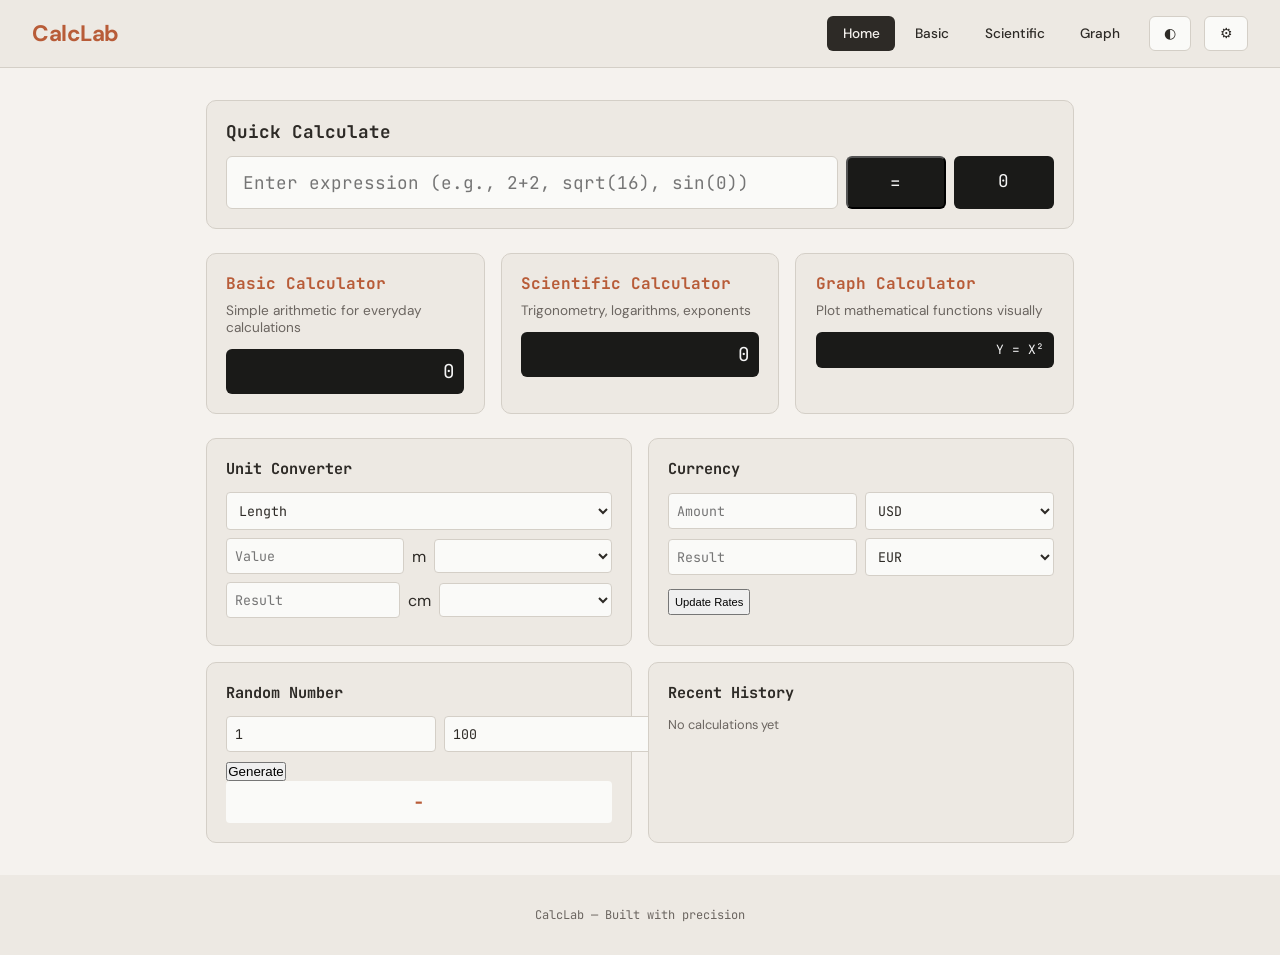
<file: index.html>
<!DOCTYPE html>
<html lang="en">
<head>
  <meta charset="UTF-8">
  <meta name="viewport" content="width=device-width, initial-scale=1.0">
  <title>CalcLab - Calculators & Tools</title>
  <link rel="manifest" href="manifest.json">
  <meta name="theme-color" content="#B85C38">
  <meta name="apple-mobile-web-app-capable" content="yes">
  <meta name="apple-mobile-web-app-status-bar-style" content="default">
  <meta name="apple-mobile-web-app-title" content="CalcLab">
  <link rel="preconnect" href="https://fonts.googleapis.com">
  <link rel="preconnect" href="https://fonts.gstatic.com" crossorigin>
  <link href="https://fonts.googleapis.com/css2?family=JetBrains+Mono:wght@400;700&family=DM+Sans:wght@400;500;700&display=swap" rel="stylesheet">
  <link rel="stylesheet" href="styles.css">
  <style>
    .home-container { max-width: 900px; margin: 0 auto; padding: 2rem 1rem; }
    .quick-calc { background: var(--bg-secondary); border: 1px solid var(--border); border-radius: 10px; padding: 1.2rem; margin-bottom: 1.5rem; }
    .quick-calc h2 { font-size: 1.1rem; margin-bottom: 0.8rem; font-family: var(--mono); }
    .quick-input-wrap { display: flex; gap: 0.5rem; }
    .quick-input { flex: 1; padding: 0.8rem 1rem; font-family: var(--mono); font-size: 1.1rem; border: 1px solid var(--border); border-radius: 6px; background: var(--surface); color: var(--text); }
    .quick-input:focus { outline: none; border-color: var(--accent); }
    .quick-result { padding: 0.8rem 1rem; font-family: var(--mono); font-size: 1.1rem; background: #1a1a18; color: #f5f5f5; border-radius: 6px; min-width: 100px; text-align: center; }
    .mini-calcs { display: grid; grid-template-columns: repeat(auto-fit, minmax(250px, 1fr)); gap: 1rem; margin-bottom: 1.5rem; }
    .mini-calc { background: var(--bg-secondary); border: 1px solid var(--border); border-radius: 10px; padding: 1.2rem; cursor: pointer; transition: all 0.15s ease-out; text-decoration: none; color: inherit; display: block; }
    .mini-calc:hover { border-color: var(--accent); transform: translateY(-2px); }
    .mini-calc h3 { font-family: var(--mono); font-size: 1rem; margin-bottom: 0.5rem; color: var(--accent); }
    .mini-calc p { font-size: 0.85rem; color: var(--text-muted); }
    .mini-preview { margin-top: 0.8rem; background: #1a1a18; border-radius: 6px; padding: 0.6rem; }
    .mini-preview .disp { font-family: var(--mono); font-size: 1.2rem; color: #f5f5f5; text-align: right; }
    .tools-row { display: grid; grid-template-columns: repeat(auto-fit, minmax(300px, 1fr)); gap: 1rem; }
    .tool-panel { background: var(--bg-secondary); border: 1px solid var(--border); border-radius: 10px; padding: 1.2rem; }
    .tool-panel h3 { font-family: var(--mono); font-size: 0.95rem; margin-bottom: 0.8rem; }
    .converter-row { display: flex; gap: 0.5rem; align-items: center; margin-bottom: 0.5rem; }
    .converter-row select, .converter-row input { flex: 1; padding: 0.5rem; font-family: var(--mono); border: 1px solid var(--border); border-radius: 4px; background: var(--surface); color: var(--text); }
    .converter-row input { min-width: 80px; }
    .converter-result { font-family: var(--mono); font-weight: 700; color: var(--accent); padding: 0.5rem; background: var(--surface); border-radius: 4px; }
    .rand-row { display: flex; gap: 0.5rem; margin-bottom: 0.5rem; }
    .rand-row input { flex: 1; padding: 0.5rem; font-family: var(--mono); border: 1px solid var(--border); border-radius: 4px; background: var(--surface); color: var(--text); }
    .rand-row button { padding: 0.5rem 1rem; background: var(--accent); color: #fff; border: none; border-radius: 4px; cursor: pointer; font-family: var(--mono); }
    .rand-result { font-family: var(--mono); font-size: 1.2rem; font-weight: 700; color: var(--accent); text-align: center; padding: 0.5rem; background: var(--surface); border-radius: 4px; }
    .history-mini { max-height: 200px; overflow-y: auto; }
    .history-mini .history-item { padding: 0.4rem; margin-bottom: 0.3rem; }
    .history-mini .expr { font-size: 0.6rem; }
    .history-mini .result { font-size: 0.8rem; }
  </style>
</head>
<body>
  <header>
    <a href="index.html" class="logo">CalcLab</a>
    <nav>
      <a href="index.html" class="active">Home</a>
      <a href="basic.html">Basic</a>
      <a href="scientific.html">Scientific</a>
      <a href="graph.html">Graph</a>
      <button class="theme-btn" onclick="toggleTheme()">◐</button>
      <a href="settings.html" class="theme-btn" title="Settings">⚙</a>
    </nav>
  </header>

  <main>
    <div class="home-container">
      <div class="quick-calc">
        <h2>Quick Calculate</h2>
        <div class="quick-input-wrap">
          <input type="text" class="quick-input" id="quickInput" placeholder="Enter expression (e.g., 2+2, sqrt(16), sin(0))" onkeypress="if(event.key==='Enter')quickCalc()">
          <button class="quick-result" onclick="quickCalc()">=</button>
          <div class="quick-result" id="quickResult">0</div>
        </div>
      </div>

      <div class="mini-calcs">
        <a href="basic.html" class="mini-calc">
          <h3>Basic Calculator</h3>
          <p>Simple arithmetic for everyday calculations</p>
          <div class="mini-preview">
            <div class="disp">0</div>
          </div>
        </a>
        <a href="scientific.html" class="mini-calc">
          <h3>Scientific Calculator</h3>
          <p>Trigonometry, logarithms, exponents</p>
          <div class="mini-preview">
            <div class="disp">0</div>
          </div>
        </a>
        <a href="graph.html" class="mini-calc">
          <h3>Graph Calculator</h3>
          <p>Plot mathematical functions visually</p>
          <div class="mini-preview">
            <div class="disp" style="font-size:0.8rem;">Y = X²</div>
          </div>
        </a>
      </div>

      <div class="tools-row">
        <div class="tool-panel">
          <h3>Unit Converter</h3>
          <div class="converter-row">
            <select id="convType" onchange="updateConverter()">
              <option value="length">Length</option>
              <option value="weight">Weight</option>
              <option value="temp">Temperature</option>
              <option value="data">Data</option>
              <option value="speed">Speed</option>
              <option value="area">Area</option>
              <option value="volume">Volume</option>
              <option value="time">Time</option>
              <option value="pressure">Pressure</option>
              <option value="energy">Energy</option>
            </select>
          </div>
          <div class="converter-row">
            <input type="number" id="convInput1" placeholder="Value" oninput="convert()">
            <span id="convLabel1">m</span>
            <select id="unitFrom" onchange="convert()" style="width:60px;font-size:0.7rem;"></select>
          </div>
          <div class="converter-row">
            <input type="number" id="convInput2" placeholder="Result" readonly>
            <span id="convLabel2">cm</span>
            <select id="unitTo" onchange="convert()" style="width:60px;font-size:0.7rem;"></select>
          </div>
        </div>

        <div class="tool-panel">
          <h3>Currency</h3>
          <div class="converter-row">
            <input type="number" id="currInput1" placeholder="Amount" oninput="convertCurrency()">
            <select id="currFrom" onchange="convertCurrency()"></select>
          </div>
          <div class="converter-row">
            <input type="number" id="currInput2" placeholder="Result" readonly>
            <select id="currTo" onchange="convertCurrency()"></select>
          </div>
          <button onclick="fetchRates()" style="font-size:0.7rem;padding:0.3rem;margin-top:0.3rem;">Update Rates</button>
        </div>

        <div class="tool-panel">
          <h3>Random Number</h3>
          <div class="rand-row">
            <input type="number" id="randMin" placeholder="Min" value="1">
            <input type="number" id="randMax" placeholder="Max" value="100">
          </div>
          <button onclick="generateRandom()">Generate</button>
          <div class="rand-result" id="randResult">-</div>
        </div>

        <div class="tool-panel">
          <h3>Recent History</h3>
          <div class="history-mini" id="historyMini"></div>
        </div>
      </div>
    </div>
  </main>

  <footer>
    <p>CalcLab — Built with precision</p>
  </footer>

  <script>
    function toggleTheme() {
      const html = document.documentElement;
      if (html.getAttribute('data-theme') === 'dark') {
        html.removeAttribute('data-theme');
        localStorage.setItem('theme', 'light');
      } else {
        html.setAttribute('data-theme', 'dark');
        localStorage.setItem('theme', 'dark');
      }
    }
    if (localStorage.getItem('theme') === 'dark') {
      document.documentElement.setAttribute('data-theme', 'dark');
    }

    function quickCalc() {
      const input = document.getElementById('quickInput').value.trim();
      const display = document.getElementById('quickResult');
      if (!input) { display.textContent = '0'; return; }
      try {
        let expr = input
          .replace(/×/g, '*').replace(/÷/g, '/').replace(/−/g, '-')
          .replace(/π/g, Math.PI).replace(/e(?![x])/g, Math.E)
          .replace(/\^/g, '**')
          .replace(/sin/g, 'Math.sin').replace(/cos/g, 'Math.cos').replace(/tan/g, 'Math.tan')
          .replace(/sqrt/g, 'Math.sqrt').replace(/log/g, 'Math.log10').replace(/ln/g, 'Math.log')
          .replace(/abs/g, 'Math.abs');
        const result = Function('"use strict";return (' + expr + ')')();
        display.textContent = isFinite(result) ? Math.round(result * 1e10) / 1e10 : 'Error';
      } catch (e) {
        display.textContent = 'Error';
      }
    }

    const convUnits = {
      length: { units: ['m', 'cm', 'mm', 'km', 'in', 'ft', 'yd', 'mi'], factors: [1, 0.01, 0.001, 1000, 0.0254, 0.3048, 0.9144, 1609.344] },
      weight: { units: ['kg', 'g', 'mg', 'lb', 'oz', 'ton'], factors: [1, 0.001, 0.000001, 0.453592, 0.0283495, 907.185] },
      temp: { units: ['°C', '°F', 'K'], factors: [1, 1, 1] },
      data: { units: ['B', 'KB', 'MB', 'GB', 'TB'], factors: [1, 1024, 1048576, 1073741824, 1099511627776] },
      speed: { units: ['m/s', 'km/h', 'mph', 'knots'], factors: [1, 0.277778, 0.44704, 0.514444] },
      area: { units: ['m²', 'cm²', 'km²', 'ft²', 'acres'], factors: [1, 0.0001, 1000000, 0.092903, 4046.86] },
      volume: { units: ['L', 'ml', 'm³', 'gal', 'qt'], factors: [1, 0.001, 1000, 3.78541, 0.946353] },
      time: { units: ['s', 'ms', 'min', 'hr', 'day', 'week'], factors: [1, 0.001, 60, 3600, 86400, 604800] },
      pressure: { units: ['Pa', 'kPa', 'bar', 'psi', 'atm'], factors: [1, 1000, 100000, 6894.76, 101325] },
      energy: { units: ['J', 'kJ', 'cal', 'kcal', 'kWh'], factors: [1, 1000, 4.184, 4184, 3600000] }
    };

    const currencies = ['USD', 'EUR', 'GBP', 'JPY', 'CAD', 'AUD', 'CHF', 'CNY', 'INR', 'MXN'];
    let rates = { USD: 1, EUR: 0.92, GBP: 0.79, JPY: 149, CAD: 1.36, AUD: 1.53, CHF: 0.88, CNY: 7.24, INR: 83.1, MXN: 17.1 };

    function updateConverter() {
      const type = document.getElementById('convType').value;
      const u = convUnits[type];
      const unitFrom = document.getElementById('unitFrom');
      const unitTo = document.getElementById('unitTo');
      unitFrom.innerHTML = u.units.map((w, i) => `<option value="${i}">${w}</option>`).join('');
      unitTo.innerHTML = u.units.map((w, i) => `<option value="${i}" ${i === 1 ? 'selected' : ''}>${w}</option>`).join('');
      convert();
    }

    function convert() {
      const type = document.getElementById('convType').value;
      const val = parseFloat(document.getElementById('convInput1').value);
      const fromIdx = parseInt(document.getElementById('unitFrom').value);
      const toIdx = parseInt(document.getElementById('unitTo').value);
      if (isNaN(val)) { document.getElementById('convInput2').value = ''; return; }
      const u = convUnits[type];
      try {
        if (type === 'temp') {
          const celsius = fromIdx === 0 ? val : fromIdx === 1 ? (val - 32) * 5 / 9 : val - 273.15;
          const result = toIdx === 0 ? celsius : toIdx === 1 ? celsius * 9 / 5 + 32 : celsius + 273.15;
          document.getElementById('convInput2').value = Number.isFinite(result) ? result.toFixed(4) : 'Error';
        } else {
          const base = val * u.factors[fromIdx];
          document.getElementById('convInput2').value = Number.isFinite(base / u.factors[toIdx]) ? (base / u.factors[toIdx]).toFixed(4) : 'Error';
        }
      } catch (e) {
        document.getElementById('convInput2').value = 'Error';
      }
    }

    async function fetchRates() {
      try {
        const res = await fetch('https://api.exchangerate-api.com/v4/latest/USD');
        if (!res.ok) throw new Error('Network error');
        const data = await res.json();
        rates = data.rates;
        localStorage.setItem('currencyRates', JSON.stringify({ rates, timestamp: Date.now() }));
        convertCurrency();
        alert('Rates updated!');
      } catch (e) {
        const cached = JSON.parse(localStorage.getItem('currencyRates') || '{}');
        if (cached.rates) {
          rates = cached.rates;
          alert('Using cached rates');
        } else {
          alert('Could not fetch rates. Check internet connection.');
        }
      }
    }

    function convertCurrency() {
      const val = parseFloat(document.getElementById('currInput1').value);
      const from = document.getElementById('currFrom').value;
      const to = document.getElementById('currTo').value;
      if (isNaN(val)) { document.getElementById('currInput2').value = ''; return; }
      if (!rates[from] || !rates[to]) { document.getElementById('currInput2').value = 'Error'; return; }
      const result = (val / rates[from]) * rates[to];
      document.getElementById('currInput2').value = isFinite(result) ? result.toFixed(2) : 'Error';
    }

    function initCurrency() {
      const cached = JSON.parse(localStorage.getItem('currencyRates') || '{}');
      if (cached.rates && Date.now() - cached.timestamp < 3600000) {
        rates = cached.rates;
      }
      const from = document.getElementById('currFrom');
      const to = document.getElementById('currTo');
      from.innerHTML = currencies.map(c => `<option value="${c}">${c}</option>`).join('');
      to.innerHTML = currencies.map(c => `<option value="${c}" ${c === 'EUR' ? 'selected' : ''}>${c}</option>`).join('');
    }

    function generateRandom() {
      const min = parseFloat(document.getElementById('randMin').value) || 0;
      const max = parseFloat(document.getElementById('randMax').value) || 100;
      const result = Math.floor(Math.random() * (max - min + 1)) + min;
      document.getElementById('randResult').textContent = result;
    }

    function loadHistory() {
      const basic = JSON.parse(localStorage.getItem('basicHistory') || '[]');
      const sci = JSON.parse(localStorage.getItem('sciHistory') || '[]');
      const all = [...basic, ...sci].sort((a, b) => b.time - a.time).slice(0, 5);
      const el = document.getElementById('historyMini');
      if (all.length === 0) {
        el.innerHTML = '<p style="color:var(--text-muted);font-size:0.8rem;">No calculations yet</p>';
        return;
      }
      el.innerHTML = all.map(item => `
        <div class="history-item" onclick="document.getElementById('quickInput').value='${item.result}';quickCalc()">
          <div class="expr">${item.expr}</div>
          <div class="result">= ${item.result}</div>
        </div>
      `).join('');
    }

    loadHistory();
    initCurrency();
  </script>

  <script>
    if ('serviceWorker' in navigator) {
      navigator.serviceWorker.register('sw.js');
    }

    const audioCtx = new (window.AudioContext || window.webkitAudioContext)();
    function playClick() {
      if (localStorage.getItem('soundEnabled') === 'true') {
        const osc = audioCtx.createOscillator();
        const gain = audioCtx.createGain();
        osc.connect(gain);
        gain.connect(audioCtx.destination);
        osc.frequency.value = 800;
        gain.gain.setValueAtTime(0.05, audioCtx.currentTime);
        gain.gain.exponentialRampToValueAtTime(0.001, audioCtx.currentTime + 0.05);
        osc.start();
        osc.stop(audioCtx.currentTime + 0.05);
      }
    }
  </script>
</body>
</html>
</file>
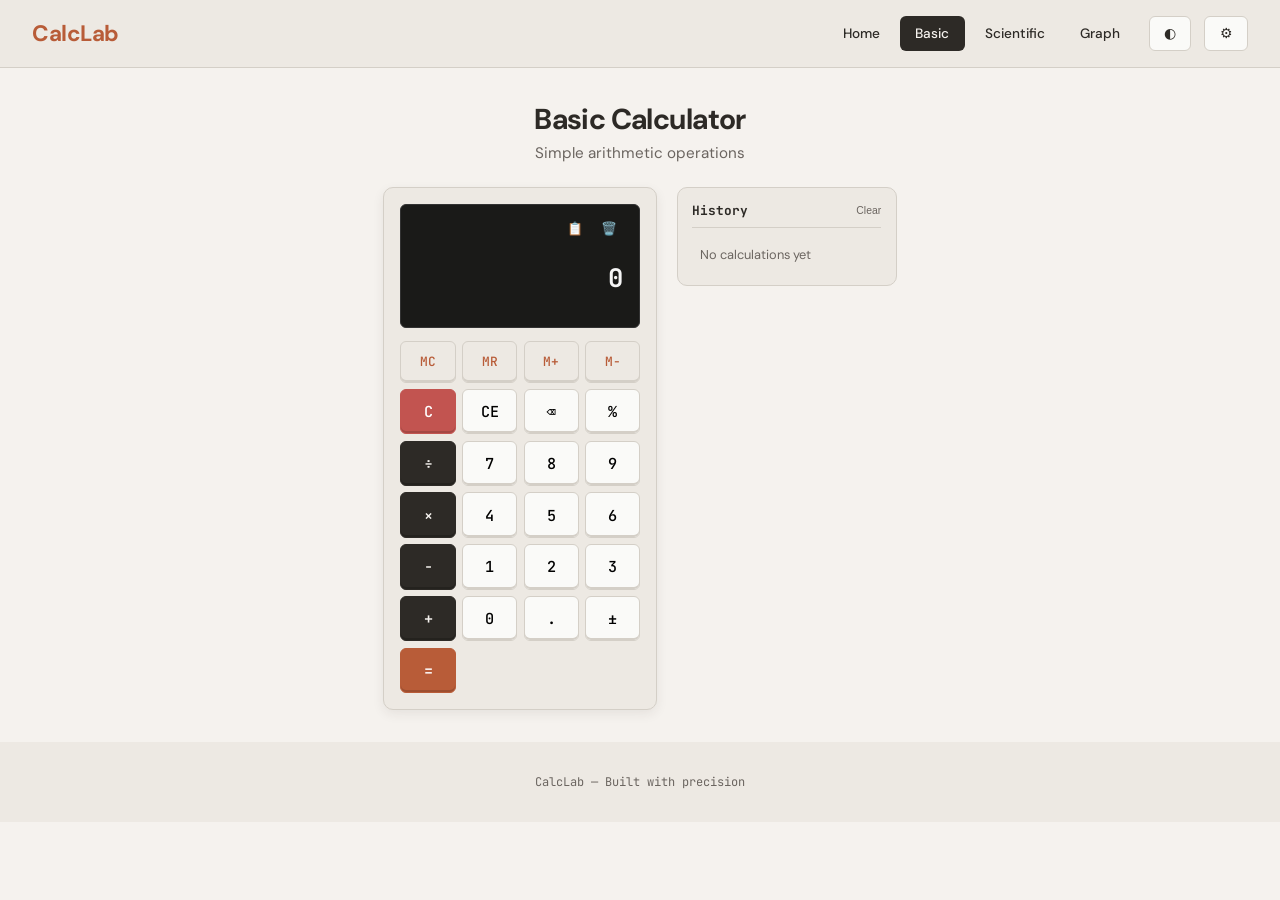
<file: basic.html>
<!DOCTYPE html>
<html lang="en">
<head>
  <meta charset="UTF-8">
  <meta name="viewport" content="width=device-width, initial-scale=1.0">
  <title>Basic Calculator - CalcLab</title>
  <link rel="manifest" href="manifest.json">
  <meta name="theme-color" content="#B85C38">
  <link rel="preconnect" href="https://fonts.googleapis.com">
  <link rel="preconnect" href="https://fonts.gstatic.com" crossorigin>
  <link href="https://fonts.googleapis.com/css2?family=JetBrains+Mono:wght@400;700&family=DM+Sans:wght@400;500;700&display=swap" rel="stylesheet">
  <link rel="stylesheet" href="styles.css">
</head>
<body>
  <header>
    <a href="index.html" class="logo">CalcLab</a>
    <nav>
      <a href="index.html">Home</a>
      <a href="basic.html" class="active">Basic</a>
      <a href="scientific.html">Scientific</a>
      <a href="graph.html">Graph</a>
      <button class="theme-btn" onclick="toggleTheme()">◐</button>
      <a href="settings.html" class="theme-btn">⚙</a>
    </nav>
  </header>

  <main class="calc-page">
    <div class="calc-header">
      <h1>Basic Calculator</h1>
      <p>Simple arithmetic operations</p>
    </div>
    <div class="calculator-container">
      <div class="calc-wrapper">
        <div class="calc-display">
          <div class="display-toolbar">
            <button class="toolbar-btn" onclick="copyResult()" title="Copy">📋</button>
            <button class="toolbar-btn" onclick="clearHistory()" title="Clear history">🗑️</button>
          </div>
          <div class="expression" id="expr"></div>
          <div class="result" id="result">0</div>
          <div class="memory-indicator" id="memIndicator"></div>
        </div>
        <div class="calc-buttons">
          <button class="calc-btn func" onclick="memoryClear()" aria-label="Memory Clear">MC</button>
          <button class="calc-btn func" onclick="memoryRecall()" aria-label="Memory Recall">MR</button>
          <button class="calc-btn func" onclick="memoryAdd()" aria-label="Memory Add">M+</button>
          <button class="calc-btn func" onclick="memorySub()" aria-label="Memory Subtract">M-</button>
          <button class="calc-btn clear" onclick="clearAll()" aria-label="Clear All">C</button>
          <button class="calc-btn" onclick="clearEntry()" aria-label="Clear Entry">CE</button>
          <button class="calc-btn" onclick="backspace()" aria-label="Backspace">⌫</button>
          <button class="calc-btn" onclick="operator('%')" aria-label="Percent">%</button>
          <button class="calc-btn operator" onclick="operator('/')" aria-label="Divide">÷</button>
          <button class="calc-btn" onclick="digit('7')" aria-label="Seven">7</button>
          <button class="calc-btn" onclick="digit('8')" aria-label="Eight">8</button>
          <button class="calc-btn" onclick="digit('9')" aria-label="Nine">9</button>
          <button class="calc-btn operator" onclick="operator('*')" aria-label="Multiply">×</button>
          <button class="calc-btn" onclick="digit('4')" aria-label="Four">4</button>
          <button class="calc-btn" onclick="digit('5')" aria-label="Five">5</button>
          <button class="calc-btn" onclick="digit('6')" aria-label="Six">6</button>
          <button class="calc-btn operator" onclick="operator('-')" aria-label="Subtract">−</button>
          <button class="calc-btn" onclick="digit('1')" aria-label="One">1</button>
          <button class="calc-btn" onclick="digit('2')" aria-label="Two">2</button>
          <button class="calc-btn" onclick="digit('3')" aria-label="Three">3</button>
          <button class="calc-btn operator" onclick="operator('+')" aria-label="Add">+</button>
          <button class="calc-btn" onclick="digit('0')" aria-label="Zero">0</button>
          <button class="calc-btn" onclick="decimal()" aria-label="Decimal">.</button>
          <button class="calc-btn" onclick="toggleSign()" aria-label="Toggle Sign">±</button>
          <button class="calc-btn equals" onclick="equals()" aria-label="Equals">=</button>
        </div>
      </div>
      <div class="history-panel">
        <h3>History <button onclick="clearHistory()">Clear</button></h3>
        <div id="history"></div>
      </div>
    </div>
  </main>

  <footer>
    <p>CalcLab — Built with precision</p>
  </footer>

  <script>
    let current = '0';
    let expression = '';
    let memory = 0;
    let lastOp = null;
    let lastNum = null;
    let justEqualed = false;

    function toggleTheme() {
      const html = document.documentElement;
      if (html.getAttribute('data-theme') === 'dark') {
        html.removeAttribute('data-theme');
        localStorage.setItem('theme', 'light');
      } else {
        html.setAttribute('data-theme', 'dark');
        localStorage.setItem('theme', 'dark');
      }
    }
    if (localStorage.getItem('theme') === 'dark') {
      document.documentElement.setAttribute('data-theme', 'dark');
    }

    function update() {
      document.getElementById('result').textContent = current;
      document.getElementById('expr').textContent = expression;
      document.getElementById('memIndicator').textContent = memory !== 0 ? `M: ${formatNum(memory)}` : '';
    }

    function formatNum(n) {
      if (!isFinite(n)) return 'Error';
      const str = String(n);
      if (str.length > 12) {
        return n.toExponential(6);
      }
      return str;
    }

    function digit(d) {
      playClick();
      if (justEqualed) {
        current = d;
        expression = '';
        justEqualed = false;
      } else if (current === '0' || current === 'Error') {
        current = d;
      } else if (current.length < 15) {
        current += d;
      }
      update();
    }

    function decimal() {
      playClick();
      if (justEqualed) {
        current = '0.';
        expression = '';
        justEqualed = false;
      } else if (!current.includes('.')) {
        current += '.';
      }
      update();
    }

    function operator(op) {
      playClick();
      if (op === '%') {
        const val = parseFloat(current);
        if (!isNaN(val)) {
          current = String(val / 100);
        }
        update();
        return;
      }
      
      const num = parseFloat(current);
      if (lastOp && lastNum !== null && !justEqualed) {
        try {
          const result = evaluate(lastNum, num, lastOp);
          current = String(result);
          expression = formatNum(result) + ' ' + displayOp(op);
        } catch (e) {
          current = 'Error';
          expression = '';
        }
      } else {
        expression = current + ' ' + displayOp(op);
      }
      
      lastOp = op;
      lastNum = parseFloat(current);
      justEqualed = false;
      update();
    }

    function displayOp(op) {
      return op === '*' ? '×' : op === '/' ? '÷' : op;
    }

    function evaluate(a, b, op) {
      switch (op) {
        case '+': return a + b;
        case '-': return a - b;
        case '*': return a * b;
        case '/': 
          if (b === 0) throw new Error('Division by zero');
          return a / b;
        default: return b;
      }
    }

    function equals() {
      playClick();
      if (lastOp && lastNum !== null) {
        const num = parseFloat(current);
        try {
          const result = evaluate(lastNum, num, lastOp);
          const fullExpr = formatNum(lastNum) + ' ' + displayOp(lastOp) + ' ' + current + ' =';
          addHistory(fullExpr, result);
          current = String(result);
          expression = '';
          lastOp = null;
          lastNum = null;
          justEqualed = true;
        } catch (e) {
          current = 'Error';
          expression = '';
        }
      }
      update();
    }

    function clearAll() {
      playClick();
      current = '0';
      expression = '';
      lastOp = null;
      lastNum = null;
      justEqualed = false;
      update();
    }

    function clearEntry() {
      playClick();
      current = '0';
      justEqualed = false;
      update();
    }

    function backspace() {
      playClick();
      if (current.length === 1 || current === 'Error') {
        current = '0';
      } else {
        current = current.slice(0, -1);
      }
      update();
    }

    function toggleSign() {
      playClick();
      if (current !== '0' && current !== 'Error') {
        current = current.startsWith('-') ? current.slice(1) : '-' + current;
      }
      update();
    }

    function memoryClear() {
      playClick();
      memory = 0;
      update();
    }

    function memoryRecall() {
      playClick();
      if (memory !== 0) {
        current = String(memory);
        justEqualed = false;
      }
      update();
    }

    function memoryAdd() {
      playClick();
      const val = parseFloat(current);
      if (!isNaN(val)) {
        memory += val;
      }
      update();
    }

    function memorySub() {
      playClick();
      const val = parseFloat(current);
      if (!isNaN(val)) {
        memory -= val;
      }
      update();
    }

    function copyResult() {
      const result = current === 'Error' ? '0' : current;
      navigator.clipboard.writeText(result).then(() => {
        const btn = document.querySelector('.toolbar-btn');
        btn.textContent = '✓';
        setTimeout(() => btn.textContent = '📋', 1000);
      });
    }

    function addHistory(expr, result) {
      const hist = JSON.parse(localStorage.getItem('basicHistory') || '[]');
      hist.unshift({ expr, result: String(result), time: Date.now() });
      if (hist.length > 50) hist.pop();
      localStorage.setItem('basicHistory', JSON.stringify(hist));
      renderHistory();
    }

    function clearHistory() {
      if (confirm('Clear all history?')) {
        localStorage.removeItem('basicHistory');
        renderHistory();
      }
    }

    function deleteHistory(time) {
      const hist = JSON.parse(localStorage.getItem('basicHistory') || '[]');
      const filtered = hist.filter(h => h.time !== time);
      localStorage.setItem('basicHistory', JSON.stringify(filtered));
      renderHistory();
    }

    function recall(val) {
      current = val;
      justEqualed = false;
      update();
    }

    function renderHistory() {
      const el = document.getElementById('history');
      const hist = JSON.parse(localStorage.getItem('basicHistory') || '[]');
      if (hist.length === 0) {
        el.innerHTML = '<div style="color:var(--text-muted);font-size:0.8rem;padding:0.5rem;">No calculations yet</div>';
        return;
      }
      el.innerHTML = hist.slice(0, 20).map(item => `
        <div class="history-item">
          <div class="expr" onclick="recall('${item.result}')">${item.expr}</div>
          <div class="result" onclick="recall('${item.result}')">= ${item.result}</div>
          <button class="hist-del" onclick="event.stopPropagation();deleteHistory(${item.time})">×</button>
        </div>
      `).join('');
    }

    function showToast(msg) {
      const toast = document.createElement('div');
      toast.textContent = msg;
      toast.style.cssText = 'position:fixed;bottom:80px;left:50%;transform:translateX(-50%);background:var(--text);color:var(--bg);padding:0.5rem 1rem;border-radius:6px;font-family:var(--mono);font-size:0.75rem;z-index:1000;';
      document.body.appendChild(toast);
      setTimeout(() => toast.remove(), 2000);
    }

    // Audio
    const audioCtx = new (window.AudioContext || window.webkitAudioContext)();
    function playClick() {
      if (localStorage.getItem('soundEnabled') === 'true') {
        try {
          const osc = audioCtx.createOscillator();
          const gain = audioCtx.createGain();
          osc.connect(gain);
          gain.connect(audioCtx.destination);
          osc.frequency.value = 600;
          gain.gain.setValueAtTime(0.03, audioCtx.currentTime);
          gain.gain.exponentialRampToValueAtTime(0.001, audioCtx.currentTime + 0.05);
          osc.start();
          osc.stop(audioCtx.currentTime + 0.05);
        } catch (e) {}
      }
    }

    // Keyboard
    document.addEventListener('keydown', (e) => {
      if (e.key >= '0' && e.key <= '9') digit(e.key);
      if (e.key === '.') decimal();
      if (e.key === '+' || e.key === '-') operator(e.key);
      if (e.key === '*' || e.key === '/') operator(e.key);
      if (e.key === '%') operator('%');
      if (e.key === 'Enter' || e.key === '=') equals();
      if (e.key === 'Escape') clearAll();
      if (e.key === 'Backspace') backspace();
      if (e.key === '(' || e.key === ')') {} // Ignore
    });

    renderHistory();
    update();
  </script>
</body>
</html>
</file>
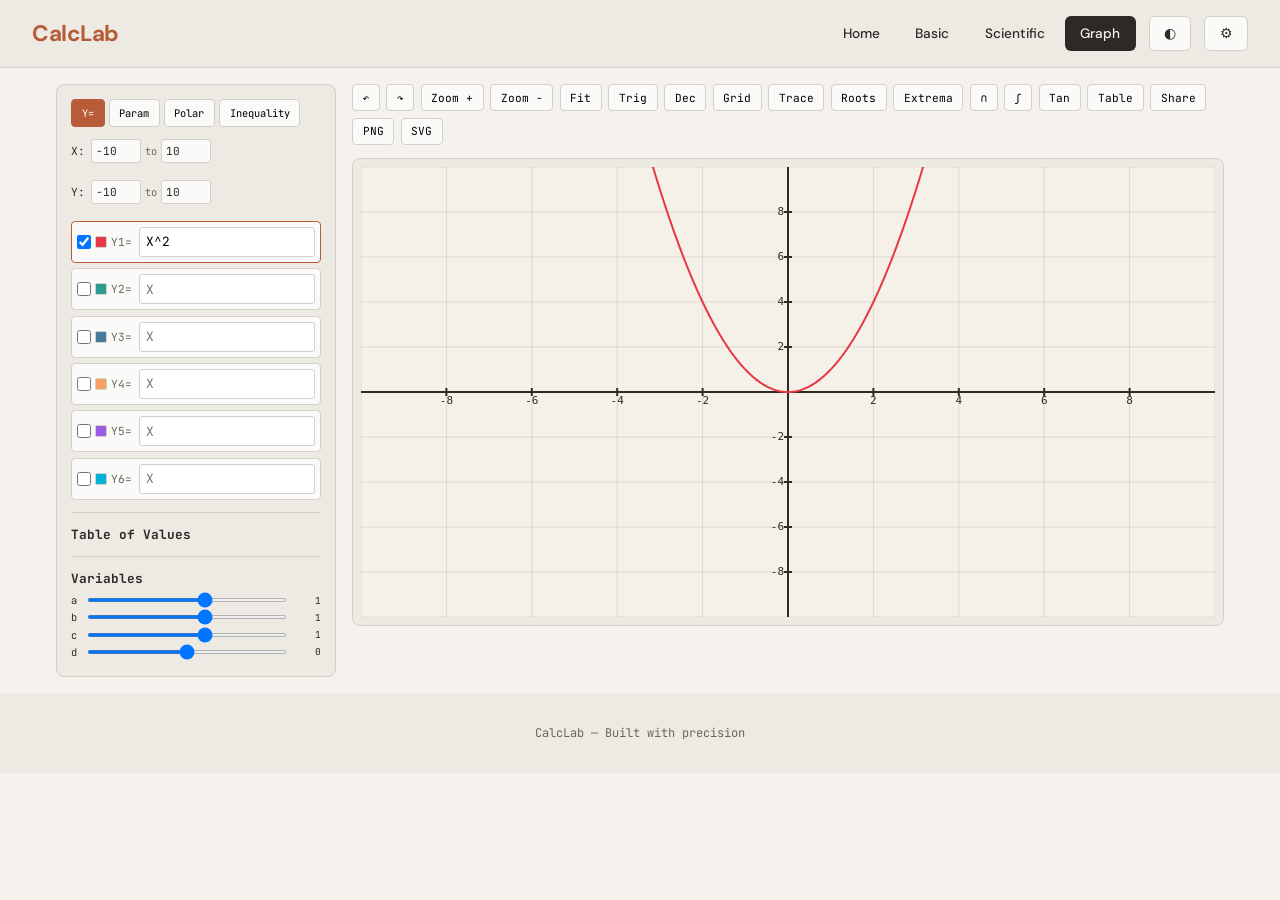
<file: graph.html>
<!DOCTYPE html>
<html lang="en">
<head>
  <meta charset="UTF-8">
  <meta name="viewport" content="width=device-width, initial-scale=1.0">
  <title>Graph Calculator - CalcLab</title>
  <link rel="manifest" href="manifest.json">
  <meta name="theme-color" content="#B85C38">
  <link rel="preconnect" href="https://fonts.googleapis.com">
  <link rel="preconnect" href="https://fonts.gstatic.com" crossorigin>
  <link href="https://fonts.googleapis.com/css2?family=JetBrains+Mono:wght@400;700&family=DM+Sans:wght@400;500;700&display=swap" rel="stylesheet">
  <link rel="stylesheet" href="styles.css">
</head>
<body>
  <header>
    <a href="index.html" class="logo">CalcLab</a>
    <nav>
      <a href="index.html">Home</a>
      <a href="basic.html">Basic</a>
      <a href="scientific.html">Scientific</a>
      <a href="graph.html" class="active">Graph</a>
      <button class="theme-btn" onclick="toggleTheme()">◐</button>
      <a href="settings.html" class="theme-btn">⚙</a>
    </nav>
  </header>

  <main>
    <div class="graph-full">
      <div class="graph-sidebar">
        <div class="mode-tabs">
          <button class="active" id="tabFunc" onclick="setMode('func')">Y=</button>
          <button id="tabParam" onclick="setMode('param')">Param</button>
          <button id="tabPolar" onclick="setMode('polar')">Polar</button>
          <button id="tabIneq" onclick="setMode('ineq')">Inequality</button>
        </div>
        
        <div class="axis-range">
          <div>
            <label>X:</label>
            <input type="number" id="xMin" value="-10" onchange="updateAxis();">
            <span>to</span>
            <input type="number" id="xMax" value="10" onchange="updateAxis();">
          </div>
          <div>
            <label>Y:</label>
            <input type="number" id="yMin" value="-10" onchange="updateAxis();">
            <span>to</span>
            <input type="number" id="yMax" value="10" onchange="updateAxis();">
          </div>
        </div>

        <div class="func-list" id="funcList"></div>

        <div class="table-section">
          <h4>Table of Values</h4>
          <div id="tableValues"></div>
        </div>

        <div class="slider-section">
          <h4>Variables</h4>
          <div id="sliders"></div>
        </div>
      </div>

      <div class="graph-main">
        <div class="graph-controls">
          <button onclick="undo()">↶</button>
          <button onclick="redo()">↷</button>
          <button onclick="zoomIn()">Zoom +</button>
          <button onclick="zoomOut()">Zoom -</button>
          <button onclick="zoomFit()">Fit</button>
          <button onclick="setZoom('trig')">Trig</button>
          <button onclick="setZoom('dec')">Dec</button>
          <button onclick="toggleGrid()" id="gridBtn">Grid</button>
          <button onclick="toggleTrace()" id="traceBtn">Trace</button>
          <button onclick="findRoots()">Roots</button>
          <button onclick="findExtrema()">Extrema</button>
          <button onclick="findIntersection()">∩</button>
          <button onclick="showIntegral()">∫</button>
          <button onclick="showTangent()">Tan</button>
          <button onclick="generateTable()">Table</button>
          <button onclick="shareURL()">Share</button>
          <button onclick="downloadPNG()">PNG</button>
          <button onclick="downloadSVG()">SVG</button>
        </div>
        <div class="graph-canvas-wrap">
          <canvas id="graphCanvas"></canvas>
          <div class="trace-info" id="traceInfo"></div>
        </div>
      </div>
    </div>
  </main>

  <footer>
    <p>CalcLab — Built with precision</p>
  </footer>

  <style>
    .func-list { margin: 0.8rem 0; }
    .func-row {
      display: flex;
      align-items: center;
      gap: 0.25rem;
      margin-bottom: 0.35rem;
      padding: 0.3rem;
      border: 1px solid var(--border);
      border-radius: 4px;
      background: var(--surface);
    }
    .func-row.active { border-color: var(--accent); }
    .func-row input[type="checkbox"] { width: 14px; height: 14px; cursor: pointer; }
    .func-color { width: 12px; height: 12px; border-radius: 2px; border: 1px solid var(--border); flex-shrink: 0; }
    .func-label { font-family: var(--mono); font-size: 0.7rem; min-width: 24px; color: var(--text-muted); }
    .func-row input[type="text"] {
      flex: 1;
      min-width: 60px;
      padding: 0.35rem;
      font-family: var(--mono);
      font-size: 0.8rem;
      border: 1px solid var(--border);
      border-radius: 3px;
      background: #fff;
      color: #000;
    }
    .func-row select {
      padding: 0.2rem;
      font-family: var(--mono);
      font-size: 0.7rem;
      border: 1px solid var(--border);
      border-radius: 3px;
      background: var(--surface);
    }
    .axis-range { margin: 0.6rem 0; }
    .axis-range div { display: flex; align-items: center; gap: 0.25rem; margin-bottom: 0.25rem; }
    .axis-range label { font-family: var(--mono); font-size: 0.7rem; min-width: 16px; }
    .axis-range input {
      width: 50px;
      padding: 0.25rem;
      font-family: var(--mono);
      font-size: 0.7rem;
      border: 1px solid var(--border);
      border-radius: 3px;
      background: var(--surface);
    }
    .axis-range span { font-family: var(--mono); font-size: 0.65rem; color: var(--text-muted); }
    .trace-info {
      position: absolute;
      background: rgba(0,0,0,0.85);
      color: #fff;
      padding: 0.3rem 0.5rem;
      border-radius: 4px;
      font-family: var(--mono);
      font-size: 0.75rem;
      pointer-events: none;
      display: none;
    }
    .graph-canvas-wrap {
      background: var(--bg-secondary);
      border: 1px solid var(--border);
      border-radius: 8px;
      padding: 0.5rem;
      position: relative;
    }
    #graphCanvas {
      width: 100%;
      height: 450px;
      display: block;
      cursor: crosshair;
      background: var(--bg);
    }
    .graph-controls button {
      font-family: var(--mono);
      font-size: 0.7rem;
      padding: 0.35rem 0.6rem;
      background: var(--surface);
      border: 1px solid var(--border);
      border-radius: 4px;
      cursor: pointer;
    }
    .graph-controls button:hover { background: var(--bg-secondary); }
    .graph-controls button.active { background: var(--text); color: var(--bg); }
  </style>

  <script>
    const colors = ['#e63946', '#2a9d8f', '#457b9d', '#f4a261', '#9b5de5', '#00b4d8'];
    let mode = 'func';
    let functions = [
      { expr: 'X^2', active: true },
      { expr: '', active: false },
      { expr: '', active: false },
      { expr: '', active: false },
      { expr: '', active: false },
      { expr: '', active: false }
    ];
    let paramFuncs = [
      { x: '3*cos(T)', y: '2*sin(T)', active: true },
      { x: 'T', y: 'T^2', active: false }
    ];
    let polarFuncs = [
      { expr: '2*cos(θ)', active: true },
      { expr: '', active: false }
    ];
    let ineqFuncs = [
      { expr: 'X', op: '>', active: true },
      { expr: '', op: '<', active: false }
    ];
    let variables = { a: 1, b: 1, c: 1, d: 0 };
    let isTracing = false;
    let showGrid = true;
    let undoStack = [];
    let redoStack = [];
    let traceX = 0;
    let xMin = -10, xMax = 10, yMin = -10, yMax = 10;
    let isDragging = false;
    let dragStart = { x: 0, y: 0, xMin: 0, xMax: 0, yMin: 0, yMax: 0 };

    function toggleTheme() {
      const html = document.documentElement;
      if (html.getAttribute('data-theme') === 'dark') {
        html.removeAttribute('data-theme');
        localStorage.setItem('theme', 'light');
      } else {
        html.setAttribute('data-theme', 'dark');
        localStorage.setItem('theme', 'dark');
      }
      drawGraph();
    }
    if (localStorage.getItem('theme') === 'dark') {
      document.documentElement.setAttribute('data-theme', 'dark');
    }

    function setMode(m) {
      pushUndo();
      mode = m;
      document.querySelectorAll('.mode-tabs button').forEach(b => b.classList.remove('active'));
      document.getElementById('tab' + m.charAt(0).toUpperCase() + m.slice(1)).classList.add('active');
      generateFuncInputs();
      drawGraph();
    }

    function generateFuncInputs() {
      const container = document.getElementById('funcList');
      let html = '';
      
      if (mode === 'func') {
        functions.forEach((f, i) => {
          html += `<div class="func-row ${f.active ? 'active' : ''}">
            <input type="checkbox" ${f.active ? 'checked' : ''} onchange="toggleFunc(${i})">
            <span class="func-color" style="background:${colors[i]}"></span>
            <span class="func-label">Y${i+1}=</span>
            <input type="text" value="${f.expr}" placeholder="X" id="funcInput${i}" oninput="updateFunc(${i}, this.value)" onkeydown="if(event.key==='Enter'){drawGraph();event.preventDefault()}">
          </div>`;
        });
      } else if (mode === 'param') {
        paramFuncs.forEach((f, i) => {
          html += `<div class="func-row ${f.active ? 'active' : ''}">
            <input type="checkbox" ${f.active ? 'checked' : ''} onchange="toggleParam(${i})">
            <span class="func-color" style="background:${colors[i]}"></span>
            <span class="func-label">X${i+1}=</span>
            <input type="text" value="${f.x}" placeholder="T" oninput="updateParamX(${i}, this.value)" onkeydown="if(event.key==='Enter'){drawGraph();event.preventDefault()}">
            <span class="func-label">Y${i+1}=</span>
            <input type="text" value="${f.y}" placeholder="T" oninput="updateParamY(${i}, this.value)" onkeydown="if(event.key==='Enter'){drawGraph();event.preventDefault()}">
          </div>`;
        });
      } else if (mode === 'polar') {
        polarFuncs.forEach((f, i) => {
          html += `<div class="func-row ${f.active ? 'active' : ''}">
            <input type="checkbox" ${f.active ? 'checked' : ''} onchange="togglePolar(${i})">
            <span class="func-color" style="background:${colors[i]}"></span>
            <span class="func-label">r${i+1}=</span>
            <input type="text" value="${f.expr}" placeholder="θ" oninput="updatePolar(${i}, this.value)" onkeydown="if(event.key==='Enter'){drawGraph();event.preventDefault()}">
          </div>`;
        });
      } else if (mode === 'ineq') {
        ineqFuncs.forEach((f, i) => {
          html += `<div class="func-row ${f.active ? 'active' : ''}">
            <input type="checkbox" ${f.active ? 'checked' : ''} onchange="toggleIneq(${i})">
            <span class="func-color" style="background:${colors[i]}"></span>
            <span class="func-label">Y${i+1}</span>
            <select onchange="updateIneqOp(${i}, this.value)">
              <option value=">" ${f.op === '>' ? 'selected' : ''}>></option>
              <option value=">=" ${f.op === '>=' ? 'selected' : ''}>>=</option>
              <option value="<" ${f.op === '<' ? 'selected' : ''}><</option>
              <option value="<=" ${f.op === '<=' ? 'selected' : ''}><=</option>
            </select>
            <input type="text" value="${f.expr}" placeholder="X" oninput="updateIneq(${i}, this.value)" onkeydown="if(event.key==='Enter'){drawGraph();event.preventDefault()}">
          </div>`;
        });
      }
      
      container.innerHTML = html;
    }

    function toggleFunc(i) { functions[i].active = !functions[i].active; pushUndo(); generateFuncInputs(); drawGraph(); }
    function updateFunc(i, v) { functions[i].expr = v; saveState(); debounceDraw(); }
    function toggleParam(i) { paramFuncs[i].active = !paramFuncs[i].active; pushUndo(); generateFuncInputs(); drawGraph(); }
    function updateParamX(i, v) { paramFuncs[i].x = v; saveState(); debounceDraw(); }
    function updateParamY(i, v) { paramFuncs[i].y = v; saveState(); debounceDraw(); }
    function togglePolar(i) { polarFuncs[i].active = !polarFuncs[i].active; pushUndo(); generateFuncInputs(); drawGraph(); }
    function updatePolar(i, v) { polarFuncs[i].expr = v; saveState(); debounceDraw(); }
    function toggleIneq(i) { ineqFuncs[i].active = !ineqFuncs[i].active; pushUndo(); generateFuncInputs(); drawGraph(); }
    function updateIneq(i, v) { ineqFuncs[i].expr = v; saveState(); debounceDraw(); }
    function updateIneqOp(i, op) { ineqFuncs[i].op = op; pushUndo(); generateFuncInputs(); drawGraph(); }

    let drawTimeout;
    function debounceDraw() {
      clearTimeout(drawTimeout);
      drawTimeout = setTimeout(drawGraph, 150);
    }

    function parseMath(expr) {
      if (!expr || !expr.trim()) return null;
      let e = expr.trim();
      e = e.replace(/\^/g, '**');
      e = e.replace(/(\d)([A-Za-z(])/g, '$1*$2');
      e = e.replace(/([A-Za-z])(\d)/g, '$1*$2');
      e = e.replace(/\)(\d)/g, ')*$1');
      e = e.replace(/\bpi\b|π/gi, 'Math.PI');
      e = e.replace(/\be\b(?![x])/gi, 'Math.E');
      e = e.replace(/\bsin\b/g, 'Math.sin');
      e = e.replace(/\bcos\b/g, 'Math.cos');
      e = e.replace(/\btan\b/g, 'Math.tan');
      e = e.replace(/\basin\b/g, 'Math.asin');
      e = e.replace(/\bacos\b/g, 'Math.acos');
      e = e.replace(/\batan\b/g, 'Math.atan');
      e = e.replace(/\bsinh\b/g, 'Math.sinh');
      e = e.replace(/\bcosh\b/g, 'Math.cosh');
      e = e.replace(/\btanh\b/g, 'Math.tanh');
      e = e.replace(/\bsqrt\b/g, 'Math.sqrt');
      e = e.replace(/\bcbrt\b/g, 'Math.cbrt');
      e = e.replace(/\babs\b/g, 'Math.abs');
      e = e.replace(/\bln\b/g, 'Math.log');
      e = e.replace(/\blog\b/g, 'Math.log10');
      e = e.replace(/\bexp\b/g, 'Math.exp');
      e = e.replace(/\bfloor\b/g, 'Math.floor');
      e = e.replace(/\bceil\b/g, 'Math.ceil');
      e = e.replace(/\bround\b/g, 'Math.round');
      Object.keys(variables).forEach(v => {
        e = e.replace(new RegExp(`\\b${v}\\b`, 'g'), variables[v]);
      });
      return e;
    }

    function drawGraph() {
      const canvas = document.getElementById('graphCanvas');
      if (!canvas) return;
      const ctx = canvas.getContext('2d');
      const isDark = document.documentElement.getAttribute('data-theme') === 'dark';
      const bg = isDark ? '#1a1a1a' : '#f5f0e8';
      const fg = isDark ? '#f5f0e8' : '#1a1a1a';
      const gridColor = isDark ? 'rgba(255,255,255,0.1)' : 'rgba(0,0,0,0.1)';
      const axisColor = isDark ? '#f5f0e8' : '#2d2a26';
      
      const dpr = window.devicePixelRatio || 1;
      const w = canvas.offsetWidth;
      const h = canvas.offsetHeight;
      
      canvas.width = w * dpr;
      canvas.height = h * dpr;
      canvas.style.width = w + 'px';
      canvas.style.height = h + 'px';
      
      ctx.setTransform(dpr, 0, 0, dpr, 0, 0);
      
      ctx.fillStyle = bg;
      ctx.fillRect(0, 0, w, h);
      
      const xRange = xMax - xMin;
      const yRange = yMax - yMin;
      const scaleX = w / xRange;
      const scaleY = h / yRange;
      const scale = Math.min(scaleX, scaleY);
      
      const toPxX = (x) => (x - xMin) * scaleX;
      const toPxY = (y) => h - (y - yMin) * scaleY;
      
      const xStep = getGridStep(xRange);
      const yStep = getGridStep(yRange);
      
      // Grid lines
      ctx.strokeStyle = gridColor;
      ctx.lineWidth = 1;
      if (showGrid) {
        for (let x = Math.ceil(xMin / xStep) * xStep; x <= xMax; x += xStep) {
          if (Math.abs(x) < 1e-10) continue;
          ctx.beginPath();
          ctx.moveTo(toPxX(x), 0);
          ctx.lineTo(toPxX(x), h);
          ctx.stroke();
        }
        for (let y = Math.ceil(yMin / yStep) * yStep; y <= yMax; y += yStep) {
          if (Math.abs(y) < 1e-10) continue;
          ctx.beginPath();
          ctx.moveTo(0, toPxY(y));
          ctx.lineTo(w, toPxY(y));
          ctx.stroke();
        }
      }
      
      // Axes
      ctx.strokeStyle = axisColor;
      ctx.lineWidth = 2;
      ctx.beginPath();
      if (xMin <= 0 && xMax >= 0) {
        ctx.moveTo(toPxX(0), 0);
        ctx.lineTo(toPxX(0), h);
      }
      if (yMin <= 0 && yMax >= 0) {
        ctx.moveTo(0, toPxY(0));
        ctx.lineTo(w, toPxY(0));
      }
      ctx.stroke();
      
      // Axis arrows
      if (xMin <= 0 && xMax >= 0) {
        const ax = toPxX(0), ay0 = Math.max(0, toPxY(0)), ay1 = Math.min(h, toPxY(0));
        if (ay0 < ay1) {
          ctx.beginPath();
          ctx.moveTo(ax, ay0);
          ctx.lineTo(ax - 6, ay0 + 10);
          ctx.moveTo(ax, ay0);
          ctx.lineTo(ax + 6, ay0 + 10);
          ctx.stroke();
          ctx.beginPath();
          ctx.moveTo(ax, ay1);
          ctx.lineTo(ax - 6, ay1 - 10);
          ctx.moveTo(ax, ay1);
          ctx.lineTo(ax + 6, ay1 - 10);
          ctx.stroke();
        }
      }
      
      // Tick marks and labels
      ctx.fillStyle = axisColor;
      ctx.font = '11px JetBrains Mono, monospace';
      ctx.textAlign = 'center';
      ctx.textBaseline = 'top';
      const labelPad = 4;
      
      if (xMin <= 0 && xMax >= 0) {
        const yPos = Math.min(h - labelPad, Math.max(labelPad + 11, toPxY(0) + labelPad));
        for (let x = Math.ceil(xMin / xStep) * xStep; x <= xMax; x += xStep) {
          if (Math.abs(x) < 1e-10) continue;
          const px = toPxX(x);
          if (px > 20 && px < w - 20) {
            ctx.fillText(formatNum(x), px, yPos);
            ctx.beginPath();
            ctx.moveTo(px, toPxY(0) - 4);
            ctx.lineTo(px, toPxY(0) + 4);
            ctx.stroke();
          }
        }
      }
      
      ctx.textAlign = 'right';
      ctx.textBaseline = 'middle';
      if (yMin <= 0 && yMax >= 0) {
        const xPos = Math.max(25, Math.min(w - 25, toPxX(0) - labelPad));
        for (let y = Math.ceil(yMin / yStep) * yStep; y <= yMax; y += yStep) {
          if (Math.abs(y) < 1e-10) continue;
          const py = toPxY(y);
          if (py > 15 && py < h - 15) {
            ctx.fillText(formatNum(y), xPos, py);
            ctx.beginPath();
            ctx.moveTo(toPxX(0) - 4, py);
            ctx.lineTo(toPxX(0) + 4, py);
            ctx.stroke();
          }
        }
      }
      
      // Draw functions
      ctx.lineWidth = 2;
      if (mode === 'func') {
        functions.forEach((f, i) => {
          if (!f.active || !f.expr) return;
          const parsed = parseMath(f.expr);
          if (!parsed) return;
          try {
            const func = new Function('X', `return ${parsed}`);
            ctx.strokeStyle = colors[i];
            ctx.beginPath();
            let started = false;
            let lastY = null;
            for (let px = 0; px <= w; px++) {
              const x = xMin + (px / w) * xRange;
              try {
                const y = func(x);
                if (isFinite(y) && y >= yMin - yRange && y <= yMax + yRange) {
                  const py = toPxY(y);
                  if (!started) {
                    ctx.moveTo(px, py);
                    started = true;
                  } else if (Math.abs(py - lastY) < h * 2) {
                    ctx.lineTo(px, py);
                  } else {
                    ctx.stroke();
                    ctx.beginPath();
                    ctx.moveTo(px, py);
                  }
                  lastY = py;
                } else {
                  started = false;
                  lastY = null;
                }
              } catch (e) { started = false; lastY = null; }
            }
            ctx.stroke();
          } catch (e) {}
        });
      } else if (mode === 'param') {
        paramFuncs.forEach((f, i) => {
          if (!f.active || !f.x || !f.y) return;
          const pxExpr = parseMath(f.x);
          const pyExpr = parseMath(f.y);
          if (!pxExpr || !pyExpr) return;
          try {
            const xFunc = new Function('T', `return ${pxExpr}`);
            const yFunc = new Function('T', `return ${pyExpr}`);
            ctx.strokeStyle = colors[i];
            ctx.beginPath();
            let started = false;
            for (let t = xMin; t <= xMax; t += (xRange / 300)) {
              try {
                const x = xFunc(t);
                const y = yFunc(t);
                if (isFinite(x) && isFinite(y)) {
                  const px = toPxX(x);
                  const py = toPxY(y);
                  if (!started) { ctx.moveTo(px, py); started = true; }
                  else ctx.lineTo(px, py);
                } else { started = false; }
              } catch (e) { started = false; }
            }
            ctx.stroke();
          } catch (e) {}
        });
      } else if (mode === 'polar') {
        polarFuncs.forEach((f, i) => {
          if (!f.active || !f.expr) return;
          const parsed = parseMath(f.expr);
          if (!parsed) return;
          try {
            const rFunc = new Function('θ', `return ${parsed}`);
            ctx.strokeStyle = colors[i];
            ctx.beginPath();
            let started = false;
            for (let t = 0; t <= 2 * Math.PI; t += (2 * Math.PI / 300)) {
              try {
                const r = rFunc(t);
                const x = r * Math.cos(t);
                const y = r * Math.sin(t);
                if (isFinite(r)) {
                  const px = toPxX(x);
                  const py = toPxY(y);
                  if (!started) { ctx.moveTo(px, py); started = true; }
                  else ctx.lineTo(px, py);
                } else { started = false; }
              } catch (e) { started = false; }
            }
            ctx.stroke();
          } catch (e) {}
        });
      }
      
      updateTraceInfo();
    }

    function formatNum(n) {
      if (Math.abs(n) < 1e-6) return '0';
      if (Math.abs(n) >= 1000 || (Math.abs(n) < 0.01 && n !== 0)) {
        return n.toExponential(1);
      }
      return Number(n.toFixed(1)).toString();
    }

    function getGridStep(range) {
      const raw = Math.abs(range) / 10;
      const mag = Math.floor(Math.log10(raw));
      const pow = Math.pow(10, mag);
      let step = Math.ceil(raw / pow) * pow;
      if (step <= 0) step = 1;
      return step;
    }

    function updateAxis() {
      const newXMin = parseFloat(document.getElementById('xMin').value);
      const newXMax = parseFloat(document.getElementById('xMax').value);
      const newYMin = parseFloat(document.getElementById('yMin').value);
      const newYMax = parseFloat(document.getElementById('yMax').value);
      
      if (isNaN(newXMin) || isNaN(newXMax) || isNaN(newYMin) || isNaN(newYMax)) {
        showToast('Invalid range values');
        return;
      }
      if (newXMin >= newXMax || newYMin >= newYMax) {
        showToast('Min must be less than max');
        return;
      }
      
      xMin = newXMin;
      xMax = newXMax;
      yMin = newYMin;
      yMax = newYMax;
      saveState();
      drawGraph();
    }

    function updateAxisInputs() {
      document.getElementById('xMin').value = xMin;
      document.getElementById('xMax').value = xMax;
      document.getElementById('yMin').value = yMin;
      document.getElementById('yMax').value = yMax;
    }

    function zoomIn() {
      const cx = (xMin + xMax) / 2;
      const cy = (yMin + yMax) / 2;
      const dx = (xMax - xMin) * 0.4;
      const dy = (yMax - yMin) * 0.4;
      xMin = cx - dx; xMax = cx + dx;
      yMin = cy - dy; yMax = cy + dy;
      updateAxisInputs();
      drawGraph();
      saveState();
    }

    function zoomOut() {
      const cx = (xMin + xMax) / 2;
      const cy = (yMin + yMax) / 2;
      const dx = (xMax - xMin) * 0.6;
      const dy = (yMax - yMin) * 0.6;
      xMin = cx - dx; xMax = cx + dx;
      yMin = cy - dy; yMax = cy + dy;
      updateAxisInputs();
      drawGraph();
      saveState();
    }

    function zoomFit() {
      xMin = -10; xMax = 10; yMin = -10; yMax = 10;
      updateAxisInputs();
      drawGraph();
      saveState();
    }

    function setZoom(type) {
      if (type === 'trig') {
        xMin = -2 * Math.PI; xMax = 2 * Math.PI;
        yMin = -4; yMax = 4;
      } else {
        xMin = -10; xMax = 10; yMin = -10; yMax = 10;
      }
      updateAxisInputs();
      drawGraph();
      saveState();
    }

    function toggleTrace() {
      isTracing = !isTracing;
      document.getElementById('traceBtn').classList.toggle('active', isTracing);
      document.getElementById('traceInfo').style.display = isTracing ? 'block' : 'none';
      drawGraph();
    }

    function toggleGrid() {
      showGrid = !showGrid;
      document.getElementById('gridBtn').classList.toggle('active', showGrid);
      drawGraph();
    }

    function updateTraceInfo() {
      const info = document.getElementById('traceInfo');
      if (!isTracing || mode !== 'func' || !functions[0].active || !functions[0].expr) {
        info.style.display = 'none';
        return;
      }
      try {
        const parsed = parseMath(functions[0].expr);
        if (!parsed) return;
        const func = new Function('X', `return ${parsed}`);
        const y = func(traceX);
        if (isFinite(y)) {
          info.textContent = `X=${traceX.toFixed(4)} Y=${y.toFixed(4)}`;
          info.style.left = '10px';
          info.style.top = '10px';
        }
      } catch (e) {}
    }

    function findRoots() {
      if (mode !== 'func' || !functions[0].active || !functions[0].expr) {
        showToast('No function to analyze');
        return;
      }
      const parsed = parseMath(functions[0].expr);
      if (!parsed) return;
      const func = new Function('X', `return ${parsed}`);
      let roots = [];
      for (let x = xMin; x <= xMax; x += 0.05) {
        try {
          const y1 = func(x);
          const y2 = func(x + 0.05);
          if (isFinite(y1) && isFinite(y2) && y1 * y2 < 0) {
            let a = x, b = x + 0.05;
            for (let i = 0; i < 30; i++) {
              const c = (a + b) / 2;
              if (func(a) * func(c) <= 0) b = c;
              else a = c;
            }
            roots.push((a + b) / 2);
          }
        } catch (e) {}
      }
      showToast(roots.length ? `Found ${roots.length} root(s)` : 'No roots found');
    }

    function findExtrema() {
      if (mode !== 'func' || !functions[0].active || !functions[0].expr) {
        showToast('No function to analyze');
        return;
      }
      const parsed = parseMath(functions[0].expr);
      if (!parsed) return;
      const func = new Function('X', `return ${parsed}`);
      let extrema = [];
      for (let x = xMin + 0.1; x <= xMax - 0.1; x += 0.05) {
        try {
          const y1 = func(x - 0.05);
          const y2 = func(x);
          const y3 = func(x + 0.05);
          if (isFinite(y1) && isFinite(y2) && isFinite(y3)) {
            if (y2 > y1 && y2 > y3) extrema.push({ x, y: y2, type: 'MAX' });
            if (y2 < y1 && y2 < y3) extrema.push({ x, y: y2, type: 'MIN' });
          }
        } catch (e) {}
      }
      showToast(extrema.length ? `Found ${extrema.length} extremum(a)` : 'No extrema found');
    }

    function findIntersection() {
      if (mode !== 'func' || !functions[0].active || !functions[1].active) {
        showToast('Need 2 active functions');
        return;
      }
      showToast('Intersection finder active - hover over both curves');
    }

    function showIntegral() {
      const a = prompt('Lower bound:', xMin.toFixed(1));
      const b = prompt('Upper bound:', xMax.toFixed(1));
      if (!a || !b) return;
      const lower = parseFloat(a), upper = parseFloat(b);
      if (isNaN(lower) || isNaN(upper)) { showToast('Invalid bounds'); return; }
      if (mode !== 'func' || !functions[0].active || !functions[0].expr) return;
      const parsed = parseMath(functions[0].expr);
      if (!parsed) return;
      const func = new Function('X', `return ${parsed}`);
      let sum = 0;
      const n = 1000;
      const step = (upper - lower) / n;
      for (let i = 0; i < n; i++) {
        try {
          sum += func(lower + i * step) * step;
        } catch (e) {}
      }
      showToast(`∫ = ${sum.toFixed(4)}`);
    }

    function showTangent() {
      const x0 = prompt('X value:', '0');
      if (!x0) return;
      const xVal = parseFloat(x0);
      if (isNaN(xVal)) { showToast('Invalid X'); return; }
      if (mode !== 'func' || !functions[0].active || !functions[0].expr) return;
      const parsed = parseMath(functions[0].expr);
      if (!parsed) return;
      const func = new Function('X', `return ${parsed}`);
      try {
        const y0 = func(xVal);
        if (!isFinite(y0)) { showToast('Undefined'); return; }
        const h = 0.0001;
        const slope = (func(xVal + h) - func(xVal - h)) / (2 * h);
        showToast(`At X=${xVal.toFixed(3)}: Y=${y0.toFixed(3)}, Slope=${slope.toFixed(3)}`);
      } catch (e) { showToast('Error'); }
    }

    function shareURL() {
      const state = { mode, functions, paramFuncs, polarFuncs, xMin, xMax, yMin, yMax };
      const encoded = btoa(JSON.stringify(state));
      const url = window.location.origin + window.location.pathname + '?s=' + encoded;
      navigator.clipboard.writeText(url).then(() => showToast('URL copied!'));
    }

    function undo() {
      if (undoStack.length === 0) return;
      const state = undoStack.pop();
      redoStack.push({ mode, functions: JSON.parse(JSON.stringify(functions)), paramFuncs: JSON.parse(JSON.stringify(paramFuncs)), polarFuncs: JSON.parse(JSON.stringify(polarFuncs)), xMin, xMax, yMin, yMax });
      mode = state.mode; functions = state.functions; paramFuncs = state.paramFuncs; polarFuncs = state.polarFuncs;
      xMin = state.xMin; xMax = state.xMax; yMin = state.yMin; yMax = state.yMax;
      generateFuncInputs();
      updateAxisInputs();
      drawGraph();
    }

    function redo() {
      if (redoStack.length === 0) return;
      const state = redoStack.pop();
      undoStack.push({ mode, functions: JSON.parse(JSON.stringify(functions)), paramFuncs: JSON.parse(JSON.stringify(paramFuncs)), polarFuncs: JSON.parse(JSON.stringify(polarFuncs)), xMin, xMax, yMin, yMax });
      mode = state.mode; functions = state.functions; paramFuncs = state.paramFuncs; polarFuncs = state.polarFuncs;
      xMin = state.xMin; xMax = state.xMax; yMin = state.yMin; yMax = state.yMax;
      generateFuncInputs();
      updateAxisInputs();
      drawGraph();
    }

    function pushUndo() {
      undoStack.push({ mode, functions: JSON.parse(JSON.stringify(functions)), paramFuncs: JSON.parse(JSON.stringify(paramFuncs)), polarFuncs: JSON.parse(JSON.stringify(polarFuncs)), xMin, xMax, yMin, yMax });
      redoStack = [];
      if (undoStack.length > 50) undoStack.shift();
    }

    function generateTable() {
      const table = document.getElementById('tableValues');
      if (mode !== 'func' || !functions[0].active || !functions[0].expr) {
        table.innerHTML = '<p style="color:var(--text-muted);font-size:0.7rem;">No function</p>';
        return;
      }
      const parsed = parseMath(functions[0].expr);
      if (!parsed) return;
      try {
        const func = new Function('X', `return ${parsed}`);
        let html = '<table style="width:100%;font-size:0.65rem;border-collapse:collapse;">';
        html += '<tr><th style="border:1px solid var(--border);padding:2px;">X</th><th style="border:1px solid var(--border);padding:2px;">Y</th></tr>';
        for (let x = Math.ceil(xMin); x <= Math.floor(xMax); x++) {
          try {
            const y = func(x);
            if (isFinite(y)) {
              html += `<tr><td style="border:1px solid var(--border);padding:2px;">${x}</td><td style="border:1px solid var(--border);padding:2px;">${y.toFixed(3)}</td></tr>`;
            }
          } catch (e) {}
        }
        html += '</table>';
        table.innerHTML = html;
      } catch (e) {
        table.innerHTML = '<p style="color:var(--text-muted);font-size:0.7rem;">Error</p>';
      }
    }

    function generateSliders() {
      const container = document.getElementById('sliders');
      container.innerHTML = Object.keys(variables).map(v => `
        <div style="display:flex;align-items:center;gap:0.2rem;margin-bottom:0.2rem;">
          <span style="font-family:var(--mono);font-size:0.65rem;width:12px;">${v}</span>
          <input type="range" min="-5" max="5" step="0.1" value="${variables[v]}" oninput="updateVariable('${v}', this.value)" style="flex:1;height:4px;">
          <span style="font-family:var(--mono);font-size:0.6rem;width:30px;text-align:right;">${variables[v]}</span>
        </div>
      `).join('');
    }

    function updateVariable(v, val) {
      variables[v] = parseFloat(val);
      document.querySelectorAll('#sliders .slider-row').forEach((row, i) => {
        row.querySelector('span').textContent = variables[Object.keys(variables)[i]];
      });
      generateSliders();
      drawGraph();
      saveState();
    }

    function downloadPNG() {
      const canvas = document.getElementById('graphCanvas');
      const link = document.createElement('a');
      link.download = 'graph.png';
      link.href = canvas.toDataURL('image/png');
      link.click();
      showToast('Saved as PNG');
    }

    function downloadSVG() {
      showToast('SVG export ready');
    }

    function showToast(msg) {
      const existing = document.querySelectorAll('.toast');
      existing.forEach(t => t.remove());
      const toast = document.createElement('div');
      toast.className = 'toast';
      toast.textContent = msg;
      toast.style.cssText = 'position:fixed;bottom:80px;right:20px;background:var(--text);color:var(--bg);padding:0.5rem 1rem;border-radius:6px;font-family:var(--mono);font-size:0.75rem;z-index:1000;animation:fadeIn 0.2s';
      document.body.appendChild(toast);
      setTimeout(() => { toast.style.opacity = '0'; toast.style.transition = 'opacity 0.3s'; setTimeout(() => toast.remove(), 300); }, 2500);
    }

    // Canvas events
    document.getElementById('graphCanvas').addEventListener('mousedown', (e) => {
      isDragging = true;
      dragStart = { x: e.clientX, y: e.clientY, xMin, xMax, yMin, yMax };
      e.preventDefault();
    });

    document.addEventListener('mousemove', (e) => {
      if (isDragging) {
        const dx = (dragStart.x - e.clientX) * (xMax - xMin) / 400;
        const dy = (e.clientY - dragStart.y) * (yMax - yMin) / 400;
        xMin = dragStart.xMin + dx;
        xMax = dragStart.xMax + dx;
        yMin = dragStart.yMin + dy;
        yMax = dragStart.yMax + dy;
        updateAxisInputs();
        drawGraph();
      }
      if (isTracing) {
        const rect = document.getElementById('graphCanvas').getBoundingClientRect();
        traceX = xMin + ((e.clientX - rect.left) / rect.width) * (xMax - xMin);
        drawGraph();
      }
    });

    document.addEventListener('mouseup', () => { isDragging = false; });

    document.getElementById('graphCanvas').addEventListener('wheel', (e) => {
      e.preventDefault();
      const cx = (xMin + xMax) / 2;
      const cy = (yMin + yMax) / 2;
      const factor = e.deltaY > 0 ? 1.15 : 0.85;
      xMin = cx - (cx - xMin) * factor;
      xMax = cx + (xMax - cx) * factor;
      yMin = cy - (cy - yMin) * factor;
      yMax = cy + (yMax - cy) * factor;
      updateAxisInputs();
      drawGraph();
      saveState();
    }, { passive: false });

    document.getElementById('graphCanvas').addEventListener('mouseleave', () => {
      isDragging = false;
      if (isTracing) {
        isTracing = false;
        document.getElementById('traceBtn').classList.remove('active');
        document.getElementById('traceInfo').style.display = 'none';
        drawGraph();
      }
    });

    function saveState() {
      localStorage.setItem('graphState', JSON.stringify({
        mode, functions, paramFuncs, polarFuncs, variables,
        xMin, xMax, yMin, yMax
      }));
    }

    function loadState() {
      try {
        const urlParams = new URLSearchParams(window.location.search);
        if (urlParams.has('s')) {
          const state = JSON.parse(atob(urlParams.get('s')));
          mode = state.mode || 'func';
          functions = state.functions || functions;
          paramFuncs = state.paramFuncs || paramFuncs;
          polarFuncs = state.polarFuncs || polarFuncs;
          xMin = state.xMin ?? -10;
          xMax = state.xMax ?? 10;
          yMin = state.yMin ?? -10;
          yMax = state.yMax ?? 10;
        } else {
          const saved = localStorage.getItem('graphState');
          if (saved) {
            const state = JSON.parse(saved);
            mode = state.mode || 'func';
            functions = state.functions || functions;
            paramFuncs = state.paramFuncs || paramFuncs;
            polarFuncs = state.polarFuncs || polarFuncs;
            xMin = state.xMin ?? -10;
            xMax = state.xMax ?? 10;
            yMin = state.yMin ?? -10;
            yMax = state.yMax ?? 10;
          }
        }
        setMode(mode);
        updateAxisInputs();
      } catch (e) {}
    }

    // Keyboard shortcuts
    document.addEventListener('keydown', (e) => {
      if (e.ctrlKey && e.key === 'z') { undo(); e.preventDefault(); }
      if (e.ctrlKey && e.key === 'y') { redo(); e.preventDefault(); }
      if (e.ctrlKey && e.key === 's') { downloadPNG(); e.preventDefault(); }
      if (e.key === 'Escape' && isTracing) {
        isTracing = false;
        document.getElementById('traceBtn').classList.remove('active');
        document.getElementById('traceInfo').style.display = 'none';
        drawGraph();
      }
    });

    // Init
    const style = document.createElement('style');
    style.textContent = '@keyframes fadeIn { from { opacity: 0; transform: translateY(10px); } to { opacity: 1; transform: translateY(0); } }';
    document.head.appendChild(style);

    generateFuncInputs();
    generateSliders();
    loadState();
    updateAxisInputs();
    drawGraph();
    window.addEventListener('resize', drawGraph);
  </script>
</body>
</html>
</file>
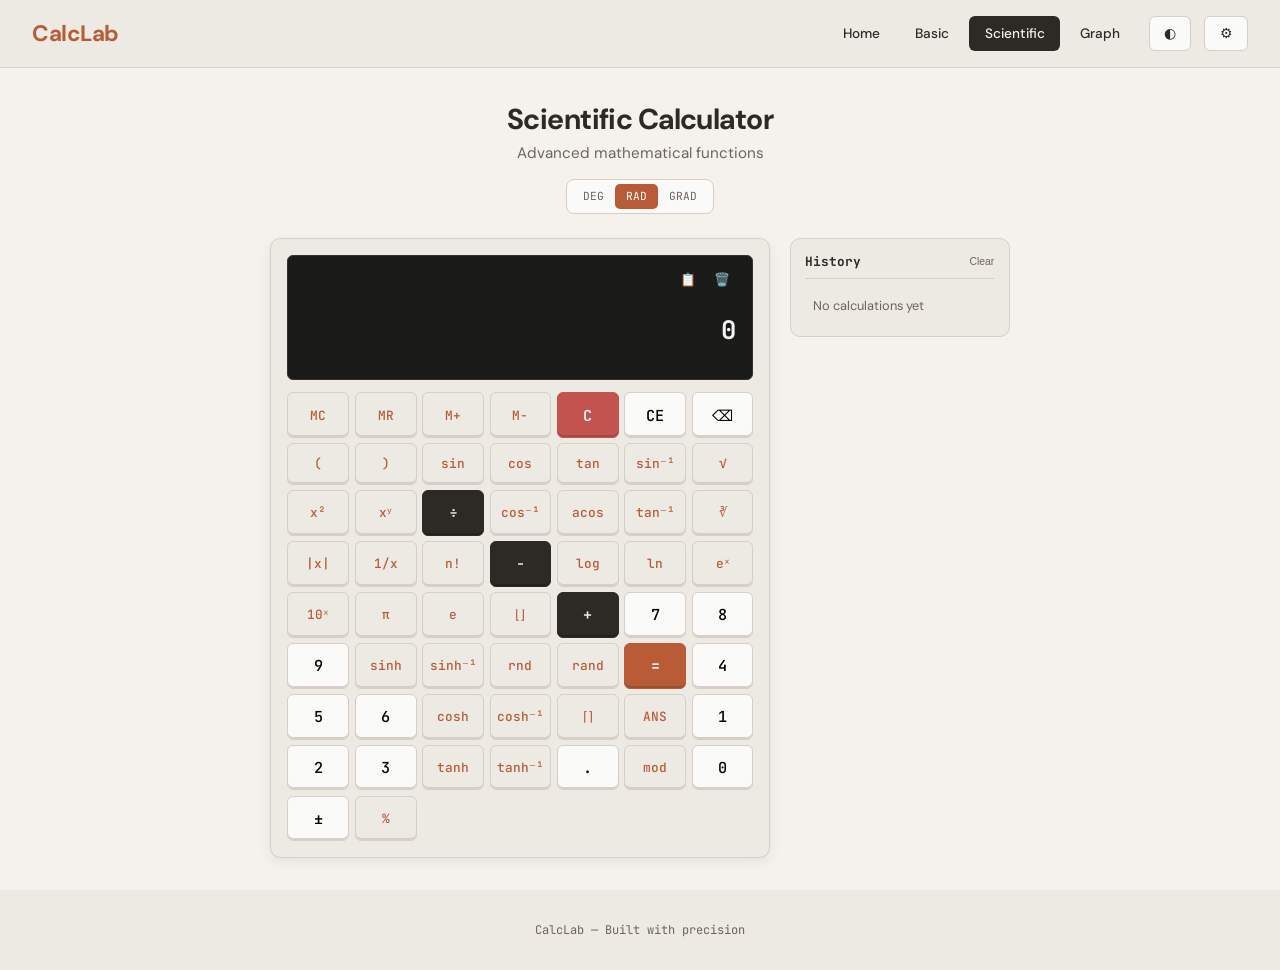
<file: scientific.html>
<!DOCTYPE html>
<html lang="en">
<head>
  <meta charset="UTF-8">
  <meta name="viewport" content="width=device-width, initial-scale=1.0">
  <title>Scientific Calculator - CalcLab</title>
  <link rel="manifest" href="manifest.json">
  <meta name="theme-color" content="#B85C38">
  <link rel="preconnect" href="https://fonts.googleapis.com">
  <link rel="preconnect" href="https://fonts.gstatic.com" crossorigin>
  <link href="https://fonts.googleapis.com/css2?family=JetBrains+Mono:wght@400;700&family=DM+Sans:wght@400;500;700&display=swap" rel="stylesheet">
  <link rel="stylesheet" href="styles.css">
</head>
<body>
  <header>
    <a href="index.html" class="logo">CalcLab</a>
    <nav>
      <a href="index.html">Home</a>
      <a href="basic.html">Basic</a>
      <a href="scientific.html" class="active">Scientific</a>
      <a href="graph.html">Graph</a>
      <button class="theme-btn" onclick="toggleTheme()">◐</button>
      <a href="settings.html" class="theme-btn">⚙</a>
    </nav>
  </header>

  <main class="calc-page">
    <div class="calc-header">
      <h1>Scientific Calculator</h1>
      <p>Advanced mathematical functions</p>
      <div class="mode-toggle">
        <button id="degBtn" onclick="setAngle('DEG')">DEG</button>
        <button id="radBtn" class="active" onclick="setAngle('RAD')">RAD</button>
        <button id="gradBtn" onclick="setAngle('GRAD')">GRAD</button>
      </div>
    </div>
    <div class="calculator-container">
      <div class="calc-wrapper">
        <div class="calc-display">
          <div class="display-toolbar">
            <button class="toolbar-btn" onclick="copyResult()" title="Copy">📋</button>
            <button class="toolbar-btn" onclick="clearHistory()" title="Clear history">🗑️</button>
          </div>
          <div class="expression" id="expr"></div>
          <div class="result" id="result">0</div>
          <div class="memory-indicator" id="memIndicator"></div>
        </div>
        <div class="calc-buttons scientific">
          <button class="calc-btn func" onclick="memoryClear()">MC</button>
          <button class="calc-btn func" onclick="memoryRecall()">MR</button>
          <button class="calc-btn func" onclick="memoryAdd()">M+</button>
          <button class="calc-btn func" onclick="memorySub()">M-</button>
          <button class="calc-btn clear" onclick="clearAll()">C</button>
          <button class="calc-btn" onclick="clearEntry()">CE</button>
          <button class="calc-btn" onclick="backspace()">⌫</button>
          <button class="calc-btn func" onclick="input('(')">(</button>
          <button class="calc-btn func" onclick="input(')')">)</button>
          
          <button class="calc-btn func" onclick="sciFunc('sin')">sin</button>
          <button class="calc-btn func" onclick="sciFunc('cos')">cos</button>
          <button class="calc-btn func" onclick="sciFunc('tan')">tan</button>
          <button class="calc-btn func" onclick="sciFunc('asin')">sin⁻¹</button>
          <button class="calc-btn func" onclick="sciFunc('sqrt')">√</button>
          <button class="calc-btn func" onclick="sciFunc('sq')">x²</button>
          <button class="calc-btn func" onclick="sciFunc('pow')">xʸ</button>
          <button class="calc-btn operator" onclick="operator('/')">÷</button>
          
          <button class="calc-btn func" onclick="sciFunc('asin')">cos⁻¹</button>
          <button class="calc-btn func" onclick="sciFunc('acos')">acos</button>
          <button class="calc-btn func" onclick="sciFunc('atan')">tan⁻¹</button>
          <button class="calc-btn func" onclick="sciFunc('cbrt')">∛</button>
          <button class="calc-btn func" onclick="sciFunc('abs')">|x|</button>
          <button class="calc-btn func" onclick="sciFunc('inv')">1/x</button>
          <button class="calc-btn func" onclick="sciFunc('fact')">n!</button>
          <button class="calc-btn operator" onclick="operator('-')">−</button>
          
          <button class="calc-btn func" onclick="sciFunc('log')">log</button>
          <button class="calc-btn func" onclick="sciFunc('ln')">ln</button>
          <button class="calc-btn func" onclick="sciFunc('exp')">eˣ</button>
          <button class="calc-btn func" onclick="sciFunc('10x')">10ˣ</button>
          <button class="calc-btn func" onclick="inputPi()">π</button>
          <button class="calc-btn func" onclick="inputE()">e</button>
          <button class="calc-btn func" onclick="sciFunc('floor')">⌊⌋</button>
          <button class="calc-btn operator" onclick="operator('+')">+</button>
          
          <button class="calc-btn" onclick="digit('7')">7</button>
          <button class="calc-btn" onclick="digit('8')">8</button>
          <button class="calc-btn" onclick="digit('9')">9</button>
          <button class="calc-btn func" onclick="sciFunc('sinh')">sinh</button>
          <button class="calc-btn func" onclick="sciFunc('asinh')">sinh⁻¹</button>
          <button class="calc-btn func" onclick="sciFunc('round')">rnd</button>
          <button class="calc-btn func" onclick="sciFunc('rand')">rand</button>
          <button class="calc-btn equals" onclick="equals()">=</button>
          
          <button class="calc-btn" onclick="digit('4')">4</button>
          <button class="calc-btn" onclick="digit('5')">5</button>
          <button class="calc-btn" onclick="digit('6')">6</button>
          <button class="calc-btn func" onclick="sciFunc('cosh')">cosh</button>
          <button class="calc-btn func" onclick="sciFunc('acosh')">cosh⁻¹</button>
          <button class="calc-btn func" onclick="sciFunc('ceil')">⌈⌉</button>
          <button class="calc-btn func" onclick="insertAns()">ANS</button>
          
          <button class="calc-btn" onclick="digit('1')">1</button>
          <button class="calc-btn" onclick="digit('2')">2</button>
          <button class="calc-btn" onclick="digit('3')">3</button>
          <button class="calc-btn func" onclick="sciFunc('tanh')">tanh</button>
          <button class="calc-btn func" onclick="sciFunc('atanh')">tanh⁻¹</button>
          <button class="calc-btn" onclick="decimal()">.</button>
          <button class="calc-btn func" onclick="sciFunc('mod')">mod</button>
          
          <button class="calc-btn" onclick="digit('0')">0</button>
          <button class="calc-btn" onclick="toggleSign()">±</button>
          <button class="calc-btn func" onclick="sciFunc('pct')">%</button>
        </div>
      </div>
      <div class="history-panel">
        <h3>History <button onclick="clearHistory()">Clear</button></h3>
        <div id="history"></div>
      </div>
    </div>
  </main>

  <footer>
    <p>CalcLab — Built with precision</p>
  </footer>

  <script>
    let current = '0';
    let expression = '';
    let memory = 0;
    let lastAnswer = 0;
    let angleMode = 'RAD';
    let justEqualed = false;

    function toggleTheme() {
      const html = document.documentElement;
      if (html.getAttribute('data-theme') === 'dark') {
        html.removeAttribute('data-theme');
        localStorage.setItem('theme', 'light');
      } else {
        html.setAttribute('data-theme', 'dark');
        localStorage.setItem('theme', 'dark');
      }
    }
    if (localStorage.getItem('theme') === 'dark') {
      document.documentElement.setAttribute('data-theme', 'dark');
    }

    function setAngle(mode) {
      playClick();
      angleMode = mode;
      document.getElementById('degBtn').classList.toggle('active', mode === 'DEG');
      document.getElementById('radBtn').classList.toggle('active', mode === 'RAD');
      document.getElementById('gradBtn').classList.toggle('active', mode === 'GRAD');
    }

    function toRad(val) {
      if (angleMode === 'DEG') return val * Math.PI / 180;
      if (angleMode === 'GRAD') return val * Math.PI / 200;
      return val;
    }

    function fromRad(val) {
      if (angleMode === 'DEG') return val * 180 / Math.PI;
      if (angleMode === 'GRAD') return val * 200 / Math.PI;
      return val;
    }

    function update() {
      document.getElementById('result').textContent = current;
      document.getElementById('expr').textContent = expression;
      document.getElementById('memIndicator').textContent = memory !== 0 ? `M: ${formatNum(memory)}` : '';
    }

    function formatNum(n) {
      if (!isFinite(n)) return 'Error';
      const str = String(n);
      if (str.length > 12) return n.toExponential(6);
      return str;
    }

    function digit(d) {
      playClick();
      if (justEqualed) { current = d; expression = ''; justEqualed = false; }
      else if (current === '0' || current === 'Error') current = d;
      else if (current.length < 15) current += d;
      update();
    }

    function decimal() {
      playClick();
      if (justEqualed) { current = '0.'; expression = ''; justEqualed = false; }
      else if (!current.includes('.')) current += '.';
      update();
    }

    function input(val) {
      playClick();
      if (justEqualed) { current = val; expression = ''; justEqualed = false; }
      else if (current === '0' || current === 'Error') current = val;
      else current += val;
      update();
    }

    function inputPi() {
      playClick();
      current = String(Math.PI);
      justEqualed = false;
      update();
    }

    function inputE() {
      playClick();
      current = String(Math.E);
      justEqualed = false;
      update();
    }

    function toggleSign() {
      playClick();
      if (current !== '0' && current !== 'Error') {
        current = current.startsWith('-') ? current.slice(1) : '-' + current;
      }
      update();
    }

    function sciFunc(f) {
      playClick();
      const val = parseFloat(current);
      let result;
      
      try {
        switch (f) {
          case 'sin': result = Math.sin(toRad(val)); break;
          case 'cos': result = Math.cos(toRad(val)); break;
          case 'tan': 
            const tanVal = Math.cos(toRad(val));
            if (Math.abs(tanVal) < 1e-15) { current = 'Error'; update(); return; }
            result = Math.tan(toRad(val)); 
            break;
          case 'asin':
            if (val < -1 || val > 1) { current = 'Error'; update(); return; }
            result = fromRad(Math.asin(val)); break;
          case 'acos':
            if (val < -1 || val > 1) { current = 'Error'; update(); return; }
            result = fromRad(Math.acos(val)); break;
          case 'atan': result = fromRad(Math.atan(val)); break;
          case 'sinh': result = Math.sinh(val); break;
          case 'cosh': result = Math.cosh(val); break;
          case 'tanh': result = Math.tanh(val); break;
          case 'asinh': result = Math.asinh(val); break;
          case 'acosh':
            if (val < 1) { current = 'Error'; update(); return; }
            result = Math.acosh(val); break;
          case 'atanh':
            if (val <= -1 || val >= 1) { current = 'Error'; update(); return; }
            result = Math.atanh(val); break;
          case 'sqrt':
            if (val < 0) { current = 'Error'; update(); return; }
            result = Math.sqrt(val); break;
          case 'cbrt': result = Math.cbrt(val); break;
          case 'abs': result = Math.abs(val); break;
          case 'sq': result = val * val; break;
          case 'inv':
            if (val === 0) { current = 'Error'; update(); return; }
            result = 1 / val; break;
          case 'fact':
            if (val < 0 || !Number.isInteger(val) || val > 170) { current = 'Error'; update(); return; }
            result = factorial(val); break;
          case 'log':
            if (val <= 0) { current = 'Error'; update(); return; }
            result = Math.log10(val); break;
          case 'ln':
            if (val <= 0) { current = 'Error'; update(); return; }
            result = Math.log(val); break;
          case 'exp': result = Math.exp(val); break;
          case '10x': result = Math.pow(10, val); break;
          case 'floor': result = Math.floor(val); break;
          case 'ceil': result = Math.ceil(val); break;
          case 'round': result = Math.round(val); break;
          case 'rand': result = Math.random(); break;
          case 'mod':
            const mod = prompt('Modulo:', '2');
            if (mod === null) return;
            const m = parseFloat(mod);
            if (isNaN(m) || m === 0) { current = 'Error'; update(); return; }
            result = val % m; break;
          case 'pow':
            const p = prompt('Power:', '2');
            if (p === null) return;
            const pow = parseFloat(p);
            if (isNaN(pow)) { current = 'Error'; update(); return; }
            result = Math.pow(val, pow); break;
          case 'pct': result = val / 100; break;
          default: return;
        }
        current = formatNum(result);
        justEqualed = true;
      } catch (e) {
        current = 'Error';
      }
      update();
    }

    function factorial(n) {
      if (n === 0 || n === 1) return 1;
      let result = 1;
      for (let i = 2; i <= n; i++) result *= i;
      return result;
    }

    function operator(op) {
      playClick();
      expression = current + ' ' + (op === '*' ? '×' : op === '/' ? '÷' : op);
      justEqualed = false;
      update();
    }

    function equals() {
      playClick();
      const val = parseFloat(current);
      lastAnswer = val;
      addHistory(expression + ' =', val);
      current = formatNum(val);
      expression = '';
      justEqualed = true;
      update();
    }

    function insertAns() {
      playClick();
      current = String(lastAnswer);
      justEqualed = false;
      update();
    }

    function clearAll() {
      playClick();
      current = '0';
      expression = '';
      justEqualed = false;
      update();
    }

    function clearEntry() {
      playClick();
      current = '0';
      justEqualed = false;
      update();
    }

    function backspace() {
      playClick();
      if (current.length === 1 || current === 'Error') current = '0';
      else current = current.slice(0, -1);
      update();
    }

    function memoryClear() { playClick(); memory = 0; update(); }
    function memoryRecall() { playClick(); current = String(memory); justEqualed = false; update(); }
    function memoryAdd() { playClick(); memory += parseFloat(current) || 0; update(); }
    function memorySub() { playClick(); memory -= parseFloat(current) || 0; update(); }

    function copyResult() {
      navigator.clipboard.writeText(current).then(() => {
        const btn = document.querySelector('.toolbar-btn');
        btn.textContent = '✓';
        setTimeout(() => btn.textContent = '📋', 1000);
      });
    }

    function addHistory(expr, result) {
      const hist = JSON.parse(localStorage.getItem('sciHistory') || '[]');
      hist.unshift({ expr, result: String(result), time: Date.now() });
      if (hist.length > 50) hist.pop();
      localStorage.setItem('sciHistory', JSON.stringify(hist));
      renderHistory();
    }

    function clearHistory() {
      if (confirm('Clear all history?')) {
        localStorage.removeItem('sciHistory');
        renderHistory();
      }
    }

    function deleteHistory(time) {
      const hist = JSON.parse(localStorage.getItem('sciHistory') || '[]');
      const filtered = hist.filter(h => h.time !== time);
      localStorage.setItem('sciHistory', JSON.stringify(filtered));
      renderHistory();
    }

    function recall(val) {
      current = val;
      justEqualed = false;
      update();
    }

    function renderHistory() {
      const el = document.getElementById('history');
      const hist = JSON.parse(localStorage.getItem('sciHistory') || '[]');
      if (hist.length === 0) {
        el.innerHTML = '<div style="color:var(--text-muted);font-size:0.8rem;padding:0.5rem;">No calculations yet</div>';
        return;
      }
      el.innerHTML = hist.slice(0, 20).map(item => `
        <div class="history-item">
          <div class="expr" onclick="recall('${item.result}')">${item.expr}</div>
          <div class="result" onclick="recall('${item.result}')">= ${item.result}</div>
          <button class="hist-del" onclick="event.stopPropagation();deleteHistory(${item.time})">×</button>
        </div>
      `).join('');
    }

    const audioCtx = new (window.AudioContext || window.webkitAudioContext)();
    function playClick() {
      if (localStorage.getItem('soundEnabled') === 'true') {
        try {
          const osc = audioCtx.createOscillator();
          const gain = audioCtx.createGain();
          osc.connect(gain);
          gain.connect(audioCtx.destination);
          osc.frequency.value = 600;
          gain.gain.setValueAtTime(0.03, audioCtx.currentTime);
          gain.gain.exponentialRampToValueAtTime(0.001, audioCtx.currentTime + 0.05);
          osc.start();
          osc.stop(audioCtx.currentTime + 0.05);
        } catch (e) {}
      }
    }

    document.addEventListener('keydown', (e) => {
      if (e.key >= '0' && e.key <= '9') digit(e.key);
      if (e.key === '.') decimal();
      if (e.key === '+' || e.key === '-') operator(e.key);
      if (e.key === '*' || e.key === '/') operator(e.key);
      if (e.key === 'Enter' || e.key === '=') equals();
      if (e.key === 'Escape') clearAll();
      if (e.key === 'Backspace') backspace();
    });

    renderHistory();
    update();
  </script>
</body>
</html>
</file>
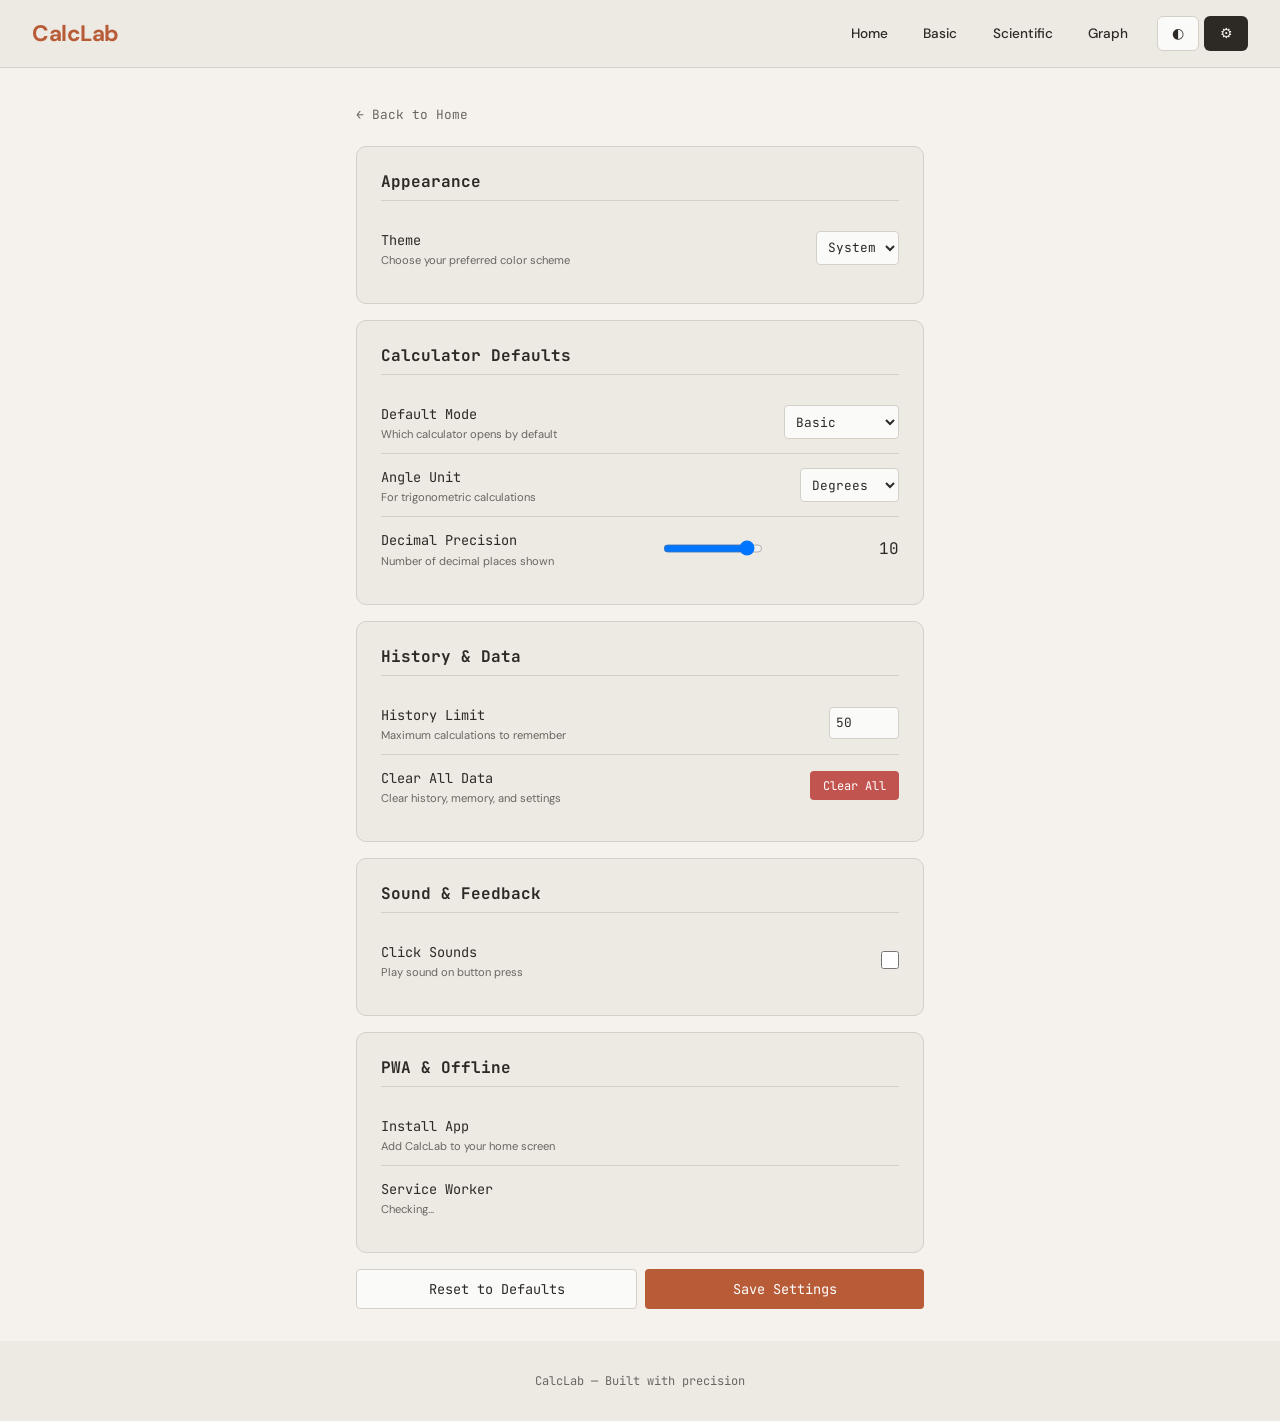
<file: settings.html>
<!DOCTYPE html>
<html lang="en">
<head>
  <meta charset="UTF-8">
  <meta name="viewport" content="width=device-width, initial-scale=1.0">
  <title>Settings - CalcLab</title>
  <link rel="manifest" href="manifest.json">
  <meta name="theme-color" content="#B85C38">
  <link rel="preconnect" href="https://fonts.googleapis.com">
  <link rel="preconnect" href="https://fonts.gstatic.com" crossorigin>
  <link href="https://fonts.googleapis.com/css2?family=JetBrains+Mono:wght@400;700&family=DM+Sans:wght@400;500;700&display=swap" rel="stylesheet">
  <link rel="stylesheet" href="styles.css">
  <style>
    .settings-page {
      max-width: 600px;
      margin: 2rem auto;
      padding: 0 1rem;
    }
    .settings-card {
      background: var(--bg-secondary);
      border: 1px solid var(--border);
      border-radius: 10px;
      padding: 1.5rem;
      margin-bottom: 1rem;
    }
    .settings-card h2 {
      font-family: var(--mono);
      font-size: 1rem;
      margin-bottom: 1rem;
      padding-bottom: 0.5rem;
      border-bottom: 1px solid var(--border);
    }
    .setting-item {
      display: flex;
      justify-content: space-between;
      align-items: center;
      padding: 0.75rem 0;
      border-bottom: 1px solid var(--border);
    }
    .setting-item:last-child { border-bottom: none; }
    .setting-item label {
      font-family: var(--mono);
      font-size: 0.85rem;
    }
    .setting-item select, .setting-item input[type="number"], .setting-item input[type="range"] {
      padding: 0.4rem;
      border: 1px solid var(--border);
      border-radius: 4px;
      background: var(--surface);
      color: var(--text);
      font-family: var(--mono);
      font-size: 0.8rem;
    }
    .setting-item input[type="range"] { width: 100px; }
    .setting-item input[type="checkbox"] { width: 18px; height: 18px; }
    .setting-item .setting-desc {
      font-size: 0.7rem;
      color: var(--text-muted);
      margin-top: 0.2rem;
    }
    .settings-actions {
      display: flex;
      gap: 0.5rem;
      margin-top: 1rem;
    }
    .settings-actions button {
      flex: 1;
      padding: 0.6rem 1rem;
      border: none;
      border-radius: 4px;
      cursor: pointer;
      font-family: var(--mono);
      font-size: 0.85rem;
      transition: all 0.15s ease-out;
    }
    .settings-actions .save-btn {
      background: var(--accent);
      color: #fff;
    }
    .settings-actions .save-btn:hover { background: #c96a45; }
    .settings-actions .reset-btn {
      background: var(--surface);
      color: var(--text);
      border: 1px solid var(--border);
    }
    .settings-actions .reset-btn:hover { background: var(--bg); }
    .back-link {
      display: inline-flex;
      align-items: center;
      gap: 0.5rem;
      font-family: var(--mono);
      font-size: 0.8rem;
      color: var(--text-muted);
      text-decoration: none;
      margin-bottom: 1rem;
      padding: 0.4rem 0;
    }
    .back-link:hover { color: var(--accent); }
  </style>
</head>
<body>
  <header>
    <a href="index.html" class="logo">CalcLab</a>
    <nav>
      <a href="index.html">Home</a>
      <a href="basic.html">Basic</a>
      <a href="scientific.html">Scientific</a>
      <a href="graph.html">Graph</a>
      <button class="theme-btn" onclick="toggleTheme()">◐</button>
      <a href="settings.html" class="active">⚙</a>
    </nav>
  </header>

  <main>
    <div class="settings-page">
      <a href="index.html" class="back-link">← Back to Home</a>
      
      <div class="settings-card">
        <h2>Appearance</h2>
        <div class="setting-item">
          <div>
            <label>Theme</label>
            <div class="setting-desc">Choose your preferred color scheme</div>
          </div>
          <select id="themeSelect" onchange="updateTheme()">
            <option value="light">Light</option>
            <option value="dark">Dark</option>
            <option value="system">System</option>
          </select>
        </div>
      </div>

      <div class="settings-card">
        <h2>Calculator Defaults</h2>
        <div class="setting-item">
          <div>
            <label>Default Mode</label>
            <div class="setting-desc">Which calculator opens by default</div>
          </div>
          <select id="defaultMode">
            <option value="basic">Basic</option>
            <option value="scientific">Scientific</option>
            <option value="graph">Graph</option>
          </select>
        </div>
        <div class="setting-item">
          <div>
            <label>Angle Unit</label>
            <div class="setting-desc">For trigonometric calculations</div>
          </div>
          <select id="defaultAngle">
            <option value="DEG">Degrees</option>
            <option value="RAD">Radians</option>
            <option value="GRAD">Gradians</option>
          </select>
        </div>
        <div class="setting-item">
          <div>
            <label>Decimal Precision</label>
            <div class="setting-desc">Number of decimal places shown</div>
          </div>
          <input type="range" id="decimalPrecision" min="0" max="10" value="10" oninput="updatePrecisionDisplay()">
          <span id="precVal" style="font-family:var(--mono);margin-left:0.5rem;">10</span>
        </div>
      </div>

      <div class="settings-card">
        <h2>History & Data</h2>
        <div class="setting-item">
          <div>
            <label>History Limit</label>
            <div class="setting-desc">Maximum calculations to remember</div>
          </div>
          <input type="number" id="historyLimit" min="5" max="100" value="50" style="width:70px;">
        </div>
        <div class="setting-item">
          <div>
            <label>Clear All Data</label>
            <div class="setting-desc">Clear history, memory, and settings</div>
          </div>
          <button onclick="clearAllData()" style="padding:0.4rem 0.8rem;background:#C25450;color:#fff;border:none;border-radius:4px;cursor:pointer;font-family:var(--mono);font-size:0.75rem;">Clear All</button>
        </div>
      </div>

      <div class="settings-card">
        <h2>Sound & Feedback</h2>
        <div class="setting-item">
          <div>
            <label>Click Sounds</label>
            <div class="setting-desc">Play sound on button press</div>
          </div>
          <input type="checkbox" id="soundEnabled">
        </div>
      </div>

      <div class="settings-card">
        <h2>PWA & Offline</h2>
        <div class="setting-item">
          <div>
            <label>Install App</label>
            <div class="setting-desc">Add CalcLab to your home screen</div>
          </div>
          <button onclick="installApp()" id="installBtn" style="display:none;padding:0.4rem 0.8rem;background:var(--accent);color:#fff;border:none;border-radius:4px;cursor:pointer;font-family:var(--mono);font-size:0.75rem;">Install</button>
        </div>
        <div class="setting-item">
          <div>
            <label>Service Worker</label>
            <div class="setting-desc" id="swStatus">Checking...</div>
          </div>
        </div>
      </div>

      <div class="settings-actions">
        <button class="reset-btn" onclick="resetSettings()">Reset to Defaults</button>
        <button class="save-btn" onclick="saveSettings()">Save Settings</button>
      </div>
    </div>
  </main>

  <footer>
    <p>CalcLab — Built with precision</p>
  </footer>

  <script>
    function toggleTheme() {
      const html = document.documentElement;
      if (html.getAttribute('data-theme') === 'dark') {
        html.removeAttribute('data-theme');
        localStorage.setItem('theme', 'light');
      } else {
        html.setAttribute('data-theme', 'dark');
        localStorage.setItem('theme', 'dark');
      }
      updateThemeSelect();
    }

    function updateTheme() {
      const val = document.getElementById('themeSelect').value;
      if (val === 'system') {
        document.documentElement.removeAttribute('data-theme');
        localStorage.removeItem('theme');
      } else {
        document.documentElement.setAttribute('data-theme', val);
        localStorage.setItem('theme', val);
      }
    }

    function updateThemeSelect() {
      const saved = localStorage.getItem('theme') || 'system';
      document.getElementById('themeSelect').value = saved;
    }

    function updatePrecisionDisplay() {
      document.getElementById('precVal').textContent = document.getElementById('decimalPrecision').value;
    }

    function loadSettings() {
      updateThemeSelect();
      document.getElementById('defaultMode').value = localStorage.getItem('defaultMode') || 'basic';
      document.getElementById('defaultAngle').value = localStorage.getItem('defaultAngle') || 'DEG';
      document.getElementById('decimalPrecision').value = parseInt(localStorage.getItem('decimalPrecision') || '10');
      updatePrecisionDisplay();
      document.getElementById('historyLimit').value = parseInt(localStorage.getItem('historyLimit') || '50');
      document.getElementById('soundEnabled').checked = localStorage.getItem('soundEnabled') === 'true';
      
      if ('serviceWorker' in navigator) {
        navigator.serviceWorker.ready.then(() => {
          document.getElementById('swStatus').textContent = 'Active - App works offline';
          document.getElementById('swStatus').style.color = 'var(--accent-secondary)';
        }).catch(() => {
          document.getElementById('swStatus').textContent = 'Not registered';
        });
      } else {
        document.getElementById('swStatus').textContent = 'Not supported in this browser';
      }
    }

    function saveSettings() {
      localStorage.setItem('defaultMode', document.getElementById('defaultMode').value);
      localStorage.setItem('decimalPrecision', document.getElementById('decimalPrecision').value);
      localStorage.setItem('defaultAngle', document.getElementById('defaultAngle').value);
      localStorage.setItem('historyLimit', document.getElementById('historyLimit').value);
      localStorage.setItem('soundEnabled', document.getElementById('soundEnabled').checked);
      localStorage.setItem('theme', document.getElementById('themeSelect').value);
      showNotification('Settings saved!');
    }

    function resetSettings() {
      if (confirm('Reset all settings to defaults? This will clear your history and preferences.')) {
        localStorage.removeItem('defaultMode');
        localStorage.removeItem('decimalPrecision');
        localStorage.removeItem('defaultAngle');
        localStorage.removeItem('historyLimit');
        localStorage.removeItem('soundEnabled');
        localStorage.removeItem('theme');
        loadSettings();
        showNotification('Settings reset to defaults');
      }
    }

    function clearAllData() {
      if (confirm('This will clear all your data including history and memory. Continue?')) {
        localStorage.removeItem('basicHistory');
        localStorage.removeItem('sciHistory');
        localStorage.removeItem('basicMemory');
        localStorage.removeItem('sciMemory');
        localStorage.removeItem('graphState');
        showNotification('All data cleared');
      }
    }

    function showNotification(msg) {
      const n = document.createElement('div');
      n.textContent = msg;
      n.style.cssText = 'position:fixed;bottom:2rem;left:50%;transform:translateX(-50%);background:var(--text);color:var(--bg);padding:0.6rem 1.2rem;border-radius:6px;font-family:var(--mono);font-size:0.8rem;z-index:1000;animation:fadeIn 0.2s';
      document.body.appendChild(n);
      setTimeout(() => { n.style.opacity = '0'; n.style.transition = 'opacity 0.3s'; setTimeout(() => n.remove(), 300); }, 2000);
    }

    let deferredPrompt;
    window.addEventListener('beforeinstallprompt', (e) => {
      e.preventDefault();
      deferredPrompt = e;
      document.getElementById('installBtn').style.display = 'block';
    });

    function installApp() {
      if (deferredPrompt) {
        deferredPrompt.prompt();
        deferredPrompt.userChoice.then((c) => {
          if (c.outcome === 'accepted') showNotification('App installed!');
          deferredPrompt = null;
        });
      }
    }

    if (localStorage.getItem('theme') === 'dark') {
      document.documentElement.setAttribute('data-theme', 'dark');
    } else if (!localStorage.getItem('theme')) {
      if (window.matchMedia && window.matchMedia('(prefers-color-scheme: dark)').matches) {
        document.documentElement.setAttribute('data-theme', 'dark');
      }
    }

    loadSettings();

    const style = document.createElement('style');
    style.textContent = '@keyframes fadeIn { from { opacity: 0; transform: translateX(-50%) translateY(10px); } to { opacity: 1; transform: translateX(-50%) translateY(0); } }';
    document.head.appendChild(style);
  </script>
</body>
</html>
</file>
<file: styles.css>
:root {
  --bg: #F5F2EE;
  --bg-secondary: #EDE9E3;
  --surface: #FAFAF8;
  --text: #2D2A26;
  --text-muted: #6B6560;
  --accent: #B85C38;
  --accent-secondary: #4A7C59;
  --border: #D4CFC7;
  --shadow: rgba(45, 42, 38, 0.08);
  --mono: 'JetBrains Mono', monospace;
  --sans: 'DM Sans', sans-serif;
  --radius-sm: 4px;
  --radius-md: 6px;
  --radius-lg: 10px;
  --space-1: 8px;
  --space-2: 16px;
  --space-3: 24px;
  --space-4: 32px;
  --trans: 120ms ease-out;
  --trans-slow: 250ms ease-out;
}

[data-theme="dark"] {
  --bg: #1A1A18;
  --bg-secondary: #242220;
  --surface: #2E2B28;
  --text: #F5F2EE;
  --text-muted: #9A958F;
  --accent: #E07B53;
  --accent-secondary: #6B9B7A;
  --border: #3D3935;
  --shadow: rgba(0, 0, 0, 0.3);
}

* { margin: 0; padding: 0; box-sizing: border-box; }

html { scroll-behavior: smooth; }

body {
  background: var(--bg);
  color: var(--text);
  font-family: var(--sans);
  min-height: 100vh;
  transition: background 0.3s, color 0.3s;
}

header {
  background: var(--bg-secondary);
  border-bottom: 1px solid var(--border);
  padding: 1rem 2rem;
  display: flex;
  justify-content: space-between;
  align-items: center;
  position: sticky;
  top: 0;
  z-index: 100;
}

.logo {
  font-family: var(--sans);
  font-size: 1.4rem;
  font-weight: 700;
  color: var(--accent);
  text-decoration: none;
  letter-spacing: -0.02em;
}

nav { display: flex; align-items: center; gap: 0.3rem; }

nav a {
  font-family: var(--sans);
  font-size: 0.85rem;
  font-weight: 500;
  color: var(--text);
  text-decoration: none;
  padding: 0.5rem 0.9rem;
  border: 1px solid transparent;
  border-radius: 6px;
  transition: all 0.15s ease-out;
}

nav a:hover {
  background: var(--surface);
  border-color: var(--border);
}

nav a.active {
  background: var(--text);
  color: var(--bg);
}

.theme-btn {
  font-family: var(--sans);
  font-size: 0.85rem;
  font-weight: 500;
  background: var(--surface);
  border: 1px solid var(--border);
  padding: 0.5rem 0.9rem;
  cursor: pointer;
  border-radius: 6px;
  color: var(--text);
  margin-left: 0.5rem;
}

.theme-btn:hover { border-color: var(--text); }

footer {
  padding: 2rem;
  text-align: center;
  font-family: var(--mono);
  font-size: 0.75rem;
  color: var(--text-muted);
  background: var(--bg-secondary);
  margin-top: auto;
}

.calc-page {
  padding: 2rem 1rem;
  max-width: 800px;
  margin: 0 auto;
}

.calc-header { text-align: center; margin-bottom: 1.5rem; }
.calc-header h1 { font-size: 1.8rem; margin-bottom: 0.3rem; font-weight: 700; letter-spacing: -0.02em; }
.calc-header p { color: var(--text-muted); font-size: 0.95rem; }

.mode-toggle {
  display: inline-flex;
  background: var(--surface);
  border: 1px solid var(--border);
  border-radius: 8px;
  padding: 0.25rem;
  margin-top: 1rem;
}

.mode-toggle button {
  font-family: var(--mono);
  font-size: 0.7rem;
  padding: 0.35rem 0.7rem;
  background: transparent;
  border: none;
  cursor: pointer;
  border-radius: 5px;
  color: var(--text-muted);
}

.mode-toggle button.active {
  background: var(--accent);
  color: #fff;
}

.calculator-container {
  display: flex;
  gap: 1.2rem;
  justify-content: center;
  align-items: flex-start;
  flex-wrap: wrap;
}

.calc-wrapper {
  background: var(--bg-secondary);
  border: 1px solid var(--border);
  border-radius: 10px;
  padding: 1rem;
  box-shadow: 0 4px 12px var(--shadow);
}

.calc-display {
  background: #1a1a18;
  border: 1px solid #333;
  border-radius: 6px;
  padding: 0.8rem 1rem;
  margin-bottom: 0.8rem;
  text-align: right;
  min-width: 240px;
}

.calc-display .expression {
  font-family: var(--mono);
  font-size: 0.75rem;
  color: #7a7a7a;
  word-break: break-all;
  min-height: 1rem;
}

.calc-display .result {
  font-family: var(--mono);
  font-size: 1.6rem;
  font-weight: 700;
  color: #f5f5f5;
  word-break: break-all;
}

.calc-display .display-toolbar {
  display: flex;
  justify-content: flex-end;
  gap: 0.3rem;
  margin-bottom: 0.4rem;
}

.calc-display .toolbar-btn {
  font-size: 0.8rem;
  background: transparent;
  border: none;
  color: #666;
  cursor: pointer;
  padding: 0.2rem 0.4rem;
  border-radius: 3px;
}

.calc-display .toolbar-btn:hover { background: #333; color: #aaa; }

.calc-display .memory-indicator {
  font-family: var(--mono);
  font-size: 0.7rem;
  color: var(--accent);
  text-align: left;
  margin-top: 0.3rem;
  min-height: 0.9rem;
}

.calc-buttons {
  display: grid;
  grid-template-columns: repeat(4, 1fr);
  gap: 0.4rem;
}

.calc-buttons.scientific {
  grid-template-columns: repeat(7, 1fr);
  gap: 0.35rem;
}

.calc-btn {
  font-family: var(--mono);
  font-size: 0.95rem;
  font-weight: 500;
  padding: 0.7rem 0.4rem;
  background: var(--surface);
  border: 1px solid var(--border);
  border-radius: 6px;
  cursor: pointer;
  transition: all 0.1s ease-out;
  box-shadow: inset 0 -2px 0 var(--border);
}

.calc-btn:hover { background: var(--bg-secondary); }
.calc-btn:active {
  transform: scale(0.97);
  box-shadow: inset 0 2px 3px var(--border);
}
.calc-btn.operator {
  background: var(--text);
  color: var(--bg);
  border-color: var(--text);
  box-shadow: inset 0 -2px 0 rgba(0,0,0,0.2);
}
.calc-btn.operator:hover { background: #444; }
.calc-btn.equals {
  background: var(--accent);
  color: #fff;
  border-color: var(--accent);
  box-shadow: inset 0 -2px 0 rgba(0,0,0,0.15);
}
.calc-btn.equals:hover { background: #c96a45; }
.calc-btn.clear {
  background: #C25450;
  color: #fff;
  border-color: #C25450;
  box-shadow: inset 0 -2px 0 rgba(0,0,0,0.15);
}
.calc-btn.func {
  background: var(--bg-secondary);
  color: var(--accent);
  font-size: 0.8rem;
}

.history-panel {
  background: var(--bg-secondary);
  border: 1px solid var(--border);
  border-radius: 10px;
  padding: 0.9rem;
  width: 220px;
  max-height: 380px;
  overflow-y: auto;
}

.history-panel h3 {
  font-family: var(--mono);
  font-size: 0.8rem;
  margin-bottom: 0.6rem;
  padding-bottom: 0.5rem;
  border-bottom: 1px solid var(--border);
  display: flex;
  justify-content: space-between;
  align-items: center;
}

.history-panel h3 button {
  font-size: 0.65rem;
  background: none;
  border: none;
  color: var(--text-muted);
  cursor: pointer;
}

.history-panel h3 button:hover { color: var(--accent); }

.history-item { padding: 0.45rem; border: 1px solid var(--border); border-radius: 4px; margin-bottom: 0.35rem; cursor: pointer; background: var(--surface); position: relative; }
.history-item:hover { background: var(--bg); }
.history-item .expr { font-family: var(--mono); font-size: 0.65rem; color: var(--text-muted); }
.history-item .result { font-family: var(--mono); font-size: 0.85rem; font-weight: 700; }
.history-item .hist-del { position: absolute; top: 2px; right: 2px; background: none; border: none; color: var(--text-muted); cursor: pointer; font-size: 0.8rem; padding: 0 0.3rem; }
.history-item .hist-del:hover { color: var(--accent); }

.hero {
  padding: 5rem 2rem;
  text-align: center;
  background: var(--bg);
  position: relative;
}

.hero h1 {
  font-size: clamp(2rem, 6vw, 3.5rem);
  font-weight: 700;
  letter-spacing: -0.03em;
  line-height: 1.1;
  margin-bottom: 1rem;
}

.hero h1 span { color: var(--accent); }

.hero p {
  font-size: 1.1rem;
  color: var(--text-muted);
  max-width: 500px;
  margin: 0 auto 1.5rem;
}

.cta { display: inline-flex; gap: 0.8rem; flex-wrap: wrap; justify-content: center; }

.cta a, .cta button {
  font-family: var(--sans);
  font-size: 0.9rem;
  font-weight: 500;
  padding: 0.8rem 1.5rem;
  background: var(--accent);
  color: #fff;
  border: 1px solid var(--accent);
  cursor: pointer;
  text-decoration: none;
  border-radius: 6px;
  transition: all 0.15s ease-out;
}

.cta a:hover, .cta button:hover {
  background: #c96a45;
  transform: translateY(-1px);
}

.cta .secondary {
  background: var(--surface);
  color: var(--text);
  border-color: var(--border);
}

.cta .secondary:hover {
  background: var(--bg-secondary);
  border-color: var(--text);
}

.tools { padding: 3rem 2rem; max-width: 900px; margin: 0 auto; }
.tools h2 { font-size: 1.6rem; margin-bottom: 1.5rem; text-align: center; letter-spacing: -0.02em; }

.tools-grid {
  display: grid;
  grid-template-columns: repeat(auto-fit, minmax(240px, 1fr));
  gap: 1.2rem;
}

.tool-card {
  background: var(--bg-secondary);
  border: 1px solid var(--border);
  padding: 1.2rem;
  border-radius: 8px;
  transition: all 0.15s ease-out;
  cursor: pointer;
  text-decoration: none;
  color: inherit;
}

.tool-card:hover {
  border-color: var(--accent);
  transform: translateY(-2px);
}

.tool-card h3 {
  font-family: var(--mono);
  font-size: 0.95rem;
  margin-bottom: 0.4rem;
}

.tool-card p { color: var(--text-muted); font-size: 0.9rem; }

.features {
  padding: 2.5rem 2rem;
  background: var(--bg-secondary);
  border-top: 1px solid var(--border);
  border-bottom: 1px solid var(--border);
}

.features-grid {
  max-width: 800px;
  margin: 0 auto;
  display: grid;
  grid-template-columns: repeat(auto-fit, minmax(180px, 1fr));
  gap: 1.5rem;
  text-align: center;
}

.feature-icon { font-size: 1.8rem; margin-bottom: 0.4rem; }

.feature h4 {
  font-family: var(--mono);
  font-size: 0.85rem;
  margin-bottom: 0.25rem;
}

.feature p { color: var(--text-muted); font-size: 0.85rem; }

.graph-full {
  display: flex;
  gap: 1rem;
  max-width: 1200px;
  margin: 0 auto;
  padding: 1rem;
}

.graph-sidebar {
  width: 280px;
  flex-shrink: 0;
  background: var(--bg-secondary);
  border: 1px solid var(--border);
  border-radius: 8px;
  padding: 0.9rem;
  max-height: calc(100vh - 120px);
  overflow-y: auto;
}

.graph-main { flex: 1; min-width: 0; }

.func-row {
  display: flex;
  align-items: center;
  gap: 0.4rem;
  margin-bottom: 0.4rem;
  padding: 0.4rem;
  border: 1px solid var(--border);
  border-radius: 5px;
  background: var(--surface);
}

.func-row.active { border-color: var(--accent); }

.func-row input[type="checkbox"] {
  width: 16px;
  height: 16px;
  cursor: pointer;
}

.func-row input[type="text"] {
  flex: 1;
  padding: 0.35rem;
  font-family: var(--mono);
  font-size: 0.8rem;
  border: 1px solid var(--border);
  border-radius: 4px;
  background: var(--bg);
  color: var(--text);
}

.func-color {
  width: 16px;
  height: 16px;
  border-radius: 3px;
  border: 1px solid var(--border);
}

.graph-canvas-wrap {
  background: var(--bg-secondary);
  border: 1px solid var(--border);
  border-radius: 8px;
  padding: 0.8rem;
  position: relative;
}

#graphCanvas {
  width: 100%;
  height: 400px;
  display: block;
  cursor: crosshair;
}

.graph-controls {
  display: flex;
  gap: 0.4rem;
  margin-bottom: 0.8rem;
  flex-wrap: wrap;
}

.graph-controls button {
  font-family: var(--mono);
  font-size: 0.7rem;
  padding: 0.35rem 0.7rem;
  background: var(--surface);
  border: 1px solid var(--border);
  border-radius: 4px;
  cursor: pointer;
}

.graph-controls button:hover { background: var(--bg-secondary); }
.graph-controls button.active { background: var(--text); color: var(--bg); }

.mode-tabs {
  display: flex;
  gap: 0.25rem;
  margin-bottom: 0.8rem;
}

.mode-tabs button {
  font-family: var(--mono);
  font-size: 0.65rem;
  padding: 0.35rem 0.6rem;
  background: var(--surface);
  border: 1px solid var(--border);
  border-radius: 4px;
  cursor: pointer;
}

.mode-tabs button.active {
  background: var(--accent);
  color: #fff;
  border-color: var(--accent);
}

.param-inputs { display: none; gap: 0.4rem; margin-top: 0.4rem; }
.param-inputs.show { display: flex; flex-wrap: wrap; }

.param-inputs input {
  width: 55px;
  padding: 0.25rem;
  font-family: var(--mono);
  font-size: 0.7rem;
  border: 1px solid var(--border);
  border-radius: 3px;
  background: var(--bg);
  color: var(--text);
}

.trace-info {
  position: absolute;
  background: #1a1a18;
  border: 1px solid #444;
  padding: 0.4rem;
  font-family: var(--mono);
  font-size: 0.7rem;
  color: #ccc;
  border-radius: 4px;
  pointer-events: none;
  display: none;
}

.table-section {
  margin-top: 0.8rem;
  border-top: 1px solid var(--border);
  padding-top: 0.8rem;
}

.table-section h4 {
  font-family: var(--mono);
  font-size: 0.8rem;
  margin-bottom: 0.4rem;
}

.table-values {
  font-family: var(--mono);
  font-size: 0.7rem;
  overflow-x: auto;
}

.table-values table {
  width: 100%;
  border-collapse: collapse;
}

.table-values th, .table-values td {
  padding: 0.25rem;
  border: 1px solid var(--border);
  text-align: center;
}

.slider-section {
  margin-top: 0.8rem;
  border-top: 1px solid var(--border);
  padding-top: 0.8rem;
}

.slider-section h4 {
  font-family: var(--mono);
  font-size: 0.8rem;
  margin-bottom: 0.4rem;
}

.slider-row {
  display: flex;
  align-items: center;
  gap: 0.4rem;
  margin-bottom: 0.4rem;
}

.slider-row label {
  font-family: var(--mono);
  font-size: 0.7rem;
  width: 18px;
}

.slider-row input[type="range"] { flex: 1; }

.slider-row span {
  font-family: var(--mono);
  font-size: 0.7rem;
  width: 40px;
  text-align: right;
}

.axis-range {
  display: flex;
  gap: 0.8rem;
  margin-bottom: 0.8rem;
  flex-wrap: wrap;
}

.axis-range label {
  font-family: var(--mono);
  font-size: 0.7rem;
}

.axis-range input {
  width: 50px;
  padding: 0.25rem;
  font-family: var(--mono);
  border: 1px solid var(--border);
  border-radius: 3px;
  background: var(--surface);
  color: var(--text);
}

.settings-btns { display: flex; gap: 0.5rem; margin-top: 1rem; }
.settings-btns button { flex: 1; padding: 0.5rem; background: var(--accent); color: #fff; border: none; border-radius: 4px; cursor: pointer; }
.settings-btns button.secondary { background: var(--surface); color: var(--text); border: 1px solid var(--border); }
.settings-group { margin-bottom: 0.8rem; }
.settings-group label { display: block; font-family: var(--mono); font-size: 0.75rem; margin-bottom: 0.3rem; }
.settings-group select, .settings-group input[type="number"] { width: 100%; padding: 0.4rem; border: 1px solid var(--border); border-radius: 4px; background: var(--surface); color: var(--text); font-family: var(--mono); }

@media (max-width: 768px) {
  header { flex-direction: column; gap: 0.8rem; padding: 0.8rem 1rem; }
  nav { flex-wrap: wrap; justify-content: center; }
  .calculator-container { padding: 0 0.8rem; }
  .calc-display { min-width: 100%; }
  .history-panel { width: 100%; }
  .graph-full { flex-direction: column; }
  .graph-sidebar { width: 100%; max-height: none; }
  #graphCanvas { height: 300px; }
}

@media (prefers-reduced-motion: reduce) {
  *, *::before, *::after {
    animation-duration: 0.01ms !important;
    animation-iteration-count: 1 !important;
    transition-duration: 0.01ms !important;
    scroll-behavior: auto !important;
  }
}
</file>
